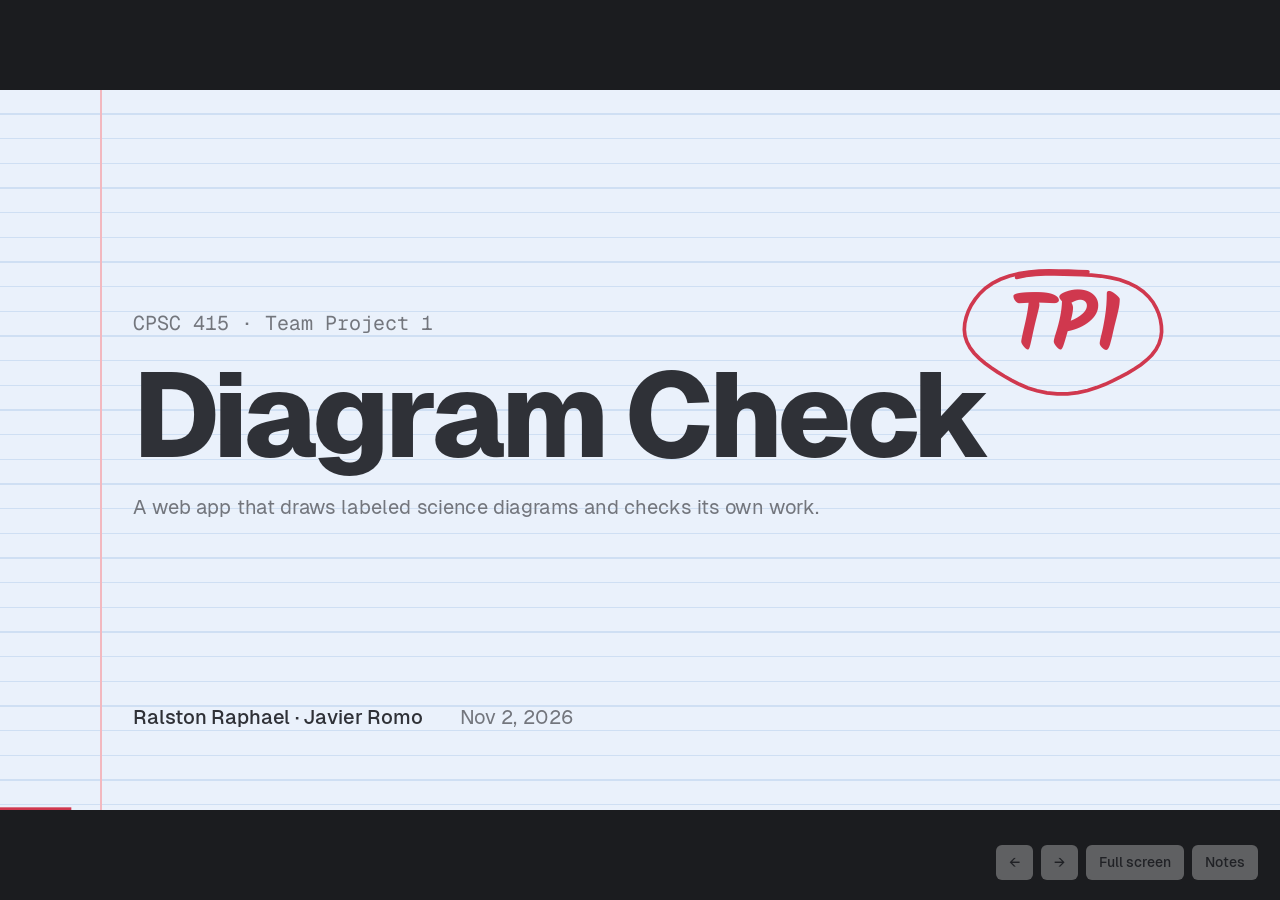
<file: slides/index.html>
<!doctype html>
<html lang="en">
<head>
<meta charset="utf-8">
<meta name="viewport" content="width=device-width, initial-scale=1">
<title>Diagram Check · TP1</title>
<style>
/* The deck borrows the app's own look: notebook cover, Geist, and a teacher's red pen (Kalam). */
@font-face{font-family:"Geist";src:url(fonts/geist-sans-latin-400-normal.woff2) format("woff2");font-weight:400}
@font-face{font-family:"Geist";src:url(fonts/geist-sans-latin-500-normal.woff2) format("woff2");font-weight:500}
@font-face{font-family:"Geist";src:url(fonts/geist-sans-latin-600-normal.woff2) format("woff2");font-weight:600}
@font-face{font-family:"Geist";src:url(fonts/geist-sans-latin-800-normal.woff2) format("woff2");font-weight:800}
@font-face{font-family:"Geist Mono";src:url(fonts/geist-mono-latin-400-normal.woff2) format("woff2");font-weight:400}
@font-face{font-family:"Kalam";src:url(fonts/kalam-latin-400-normal.woff2) format("woff2");font-weight:400}
@font-face{font-family:"Kalam";src:url(fonts/kalam-latin-700-normal.woff2) format("woff2");font-weight:700}
:root{
  --page:#fff; --ink:#2f3137; --muted:#73767d; --faint:#a2a5ab; --line:#ebebea; --hover:#f5f5f3;
  --cover:#eaf1fb; --rule:#cfdff3; --margin:#f2b8bf;
  --good:#2e8b57; --good-bg:#e9f5ee; --pen:#d0384e; --pen-bg:#fcedef; --warn:#b07a12; --warn-bg:#fbf3dc; --blue:#2f6fde;
  --sans:"Geist",system-ui,-apple-system,sans-serif; --mono:"Geist Mono",ui-monospace,Menlo,monospace; --hand:"Kalam","Comic Sans MS",cursive;
  --ease:cubic-bezier(.22,.8,.22,1);
}
*{box-sizing:border-box}
html,body{margin:0;height:100%;background:#1b1c1f;overflow:hidden}
body{font-family:var(--sans);color:var(--ink);-webkit-font-smoothing:antialiased}
#deck{width:1920px;height:1080px;position:absolute;left:50%;top:50%;transform-origin:center;background:var(--page);overflow:hidden}

/* every slide has the app's notebook cover across the top */
.slide{position:absolute;inset:0;opacity:0;visibility:hidden;transition:opacity .5s var(--ease),visibility 0s .5s}
.slide.active{opacity:1;visibility:visible;transition:opacity .5s var(--ease),visibility 0s}
.cover{position:absolute;left:0;right:0;top:0;height:150px;
  background:linear-gradient(90deg,transparent 150px,var(--margin) 150px,var(--margin) 153px,transparent 153px),
             repeating-linear-gradient(180deg,var(--cover) 0 35px,var(--rule) 35px 37px)}
.pg{position:absolute;left:62px;top:56px;font:700 44px/1 var(--hand);color:var(--pen);transform:rotate(-6deg)}
.body{position:absolute;left:200px;right:140px;top:200px;bottom:90px}
h1,h2{margin:0;font-weight:800;letter-spacing:-.025em;line-height:1.05}
h2{font-size:64px}
.sub{font-size:30px;line-height:1.45;color:var(--muted);margin:22px 0 0;max-width:1300px}
.sub b{color:var(--ink);font-weight:600}
code,.mono{font-family:var(--mono);font-size:.82em}
.hand{font-family:var(--hand);color:var(--pen)}
.in{opacity:0;transform:translateY(14px);transition:opacity .6s var(--ease),transform .7s var(--ease)}
.active .in{opacity:1;transform:none}
.active .d1{transition-delay:.1s}.active .d2{transition-delay:.2s}.active .d3{transition-delay:.3s}.active .d4{transition-delay:.4s}
.st{opacity:0;transform:translateY(14px);transition:opacity .5s var(--ease),transform .6s var(--ease)}
.st.shown{opacity:1;transform:none}

/* title: the whole slide is the notebook cover */
.s-title .cover{height:100%}
.s-title .body{top:330px}
.s-title h1{font-size:180px;letter-spacing:-.045em}
.s-title .course{font:400 30px var(--mono);color:var(--muted);margin:0 0 24px}
.s-title .names{position:absolute;left:200px;bottom:120px;font-size:30px;font-weight:500;display:flex;gap:56px}
.s-title .names span:last-child{color:var(--muted);font-weight:400}
.grade{position:absolute;right:240px;top:300px;font:700 120px/1 var(--hand);color:var(--pen);transform:rotate(-8deg)}
.grade svg{position:absolute;left:-60px;top:-50px;width:calc(100% + 120px);height:calc(100% + 100px);overflow:visible}

/* problem */
.split{display:grid;grid-template-columns:1fr 760px;gap:90px;align-items:start;margin-top:56px}
.crop{position:relative;height:640px;border:1px solid var(--line);border-radius:8px;overflow:hidden;background:#fff}
.crop .z{position:absolute;inset:0;transform-origin:55% 12%;transition:transform 1.6s var(--ease) .5s}
.active .crop .z{transform:scale(1.5)}
.crop img{width:100%;height:100%;object-fit:cover;display:block}

/* how it works */
.cols{display:grid;grid-template-columns:repeat(3,1fr);gap:64px;margin-top:80px}
.col .n{font:700 72px/1 var(--hand);color:var(--pen)}
.col h3{font-size:38px;font-weight:700;letter-spacing:-.015em;margin:18px 0 14px;line-height:1.15}
.col p{font-size:26px;line-height:1.5;color:var(--muted);margin:0}
.col p code{color:var(--ink)}

/* demo */
.s-demo h2{font-size:200px;letter-spacing:-.05em;margin-top:90px}
.s-demo .sub{font-family:var(--mono);font-size:30px}
.s-demo .aside{position:absolute;right:0;bottom:30px;font:400 36px var(--hand);color:var(--pen);transform:rotate(-3deg)}

/* screenshots with red-pen marks */
.shotarea{position:absolute;left:200px;right:140px;top:330px;bottom:70px;display:flex;align-items:flex-start}
.shot{position:relative;overflow:hidden;border:1px solid var(--line);border-radius:8px;background:#fff}
.zoomer{position:absolute;inset:0;transform-origin:0 0;transition:transform 1s var(--ease)}
.zoomer img{width:100%;height:100%;display:block}
.mark{position:absolute;pointer-events:none}
.pen{position:absolute;overflow:visible;pointer-events:none}
.pen path{fill:none;stroke:var(--pen);stroke-width:4;stroke-linecap:round;stroke-linejoin:round;opacity:0;transition:stroke-dashoffset .75s var(--ease) .05s,opacity .35s}
.note{position:absolute;font:700 38px/1.15 var(--hand);color:var(--pen);white-space:nowrap;pointer-events:none;opacity:0;transition:opacity .4s .45s, left .9s var(--ease), top .9s var(--ease);
  text-shadow:0 0 4px #fff,0 0 8px #fff,0 0 12px #fff}
.note.on{opacity:1}
.margin-note{position:absolute;right:140px;top:228px;max-width:900px;text-align:right;font:700 40px/1.2 var(--hand);color:var(--pen);transform:rotate(-2deg);margin:0;opacity:0;transition:opacity .4s .5s}
.margin-note.on{opacity:1}

/* architecture */
.archwrap{position:absolute;left:180px;top:300px;width:1280px;height:703px}
#arch{width:100%;height:100%;overflow:visible}
#arch .node{cursor:pointer;opacity:0;transition:opacity .5s var(--ease)}
#arch.built .node{opacity:1}
#arch.built .node.dim{opacity:.22}
#arch .node rect{stroke-width:1.5;transition:stroke-width .2s}
#arch .node:hover rect{stroke-width:2.5}
#arch .t1{font:600 14px var(--sans);fill:var(--ink)}
#arch .t2{font:11.5px var(--mono);fill:var(--muted)}
#arch .t3{font:11.5px var(--sans);fill:var(--muted)}
#arch .k-ai rect{fill:#eaf1fb;stroke:var(--blue)}
#arch .k-code rect{fill:var(--good-bg);stroke:var(--good)}
#arch .k-data rect{fill:var(--warn-bg);stroke:var(--warn)}
#arch .k-ui rect{fill:var(--hover);stroke:var(--ink)}
#arch .k-off rect{fill:#fff;stroke:var(--faint);stroke-dasharray:5 4}
#arch .node.picked rect{stroke:var(--pen);stroke-width:2.5}
#arch .edge{fill:none;stroke:#c9cbd0;stroke-width:2;stroke-dasharray:var(--len);stroke-dashoffset:var(--len);transition:stroke-dashoffset .9s var(--ease),stroke .3s,opacity .3s}
#arch.built .edge{stroke-dashoffset:0}
#arch .edge.on{stroke:var(--ink);stroke-width:2.5}
#arch .edge.hot{stroke:var(--pen);stroke-width:2.5}
#arch .edge.dim{opacity:.3}
#arch .flow{fill:none;stroke:var(--ink);stroke-width:2.5;stroke-dasharray:6 8;animation:flow .9s linear infinite;pointer-events:none}
#arch .flow.hotflow{stroke:var(--pen)}
@keyframes flow{to{stroke-dashoffset:-14}}
#arch .lbl{font:11px var(--sans);fill:var(--faint);opacity:0;transition:opacity .5s .5s}
#arch.built .lbl{opacity:1}
#arch .box{fill:none;stroke:#d9dade;stroke-width:1.2;stroke-dasharray:3 5}
#arch .cap{font:10.5px var(--mono);fill:var(--faint)}
#arch .loops path{fill:none;stroke:var(--pen);stroke-width:2.6;stroke-linecap:round;transition:stroke-dashoffset .7s var(--ease),opacity .35s}
#arch .anote{font:700 15px var(--hand);fill:var(--pen)}
#packet{fill:var(--pen);opacity:0}
.archside{position:absolute;left:1500px;right:110px;top:330px}
.archside .n{font:700 34px var(--hand);color:var(--pen)}
.archside .t{font-size:34px;font-weight:700;letter-spacing:-.015em;line-height:1.15;margin-top:8px}
.archside .d{font-size:23px;line-height:1.5;color:var(--muted);margin-top:14px}
.archside .d code{color:var(--ink)}
.archnav{position:absolute;left:1500px;bottom:110px;display:flex;gap:10px;z-index:4}
.archnav button{font:500 20px var(--sans);border-radius:8px;padding:12px 20px;cursor:pointer;border:1px solid var(--line);background:#fff;color:var(--ink)}
.archnav button.primary{background:var(--ink);border-color:var(--ink);color:#fff}
.archcount{position:absolute;left:1500px;bottom:76px;font:400 18px var(--mono);color:var(--faint)}
.legend{position:absolute;left:200px;top:262px;display:flex;gap:26px;font-size:18px;color:var(--muted)}
.legend i{display:inline-block;width:16px;height:16px;border-radius:4px;margin-right:8px;vertical-align:-2px;border:1.5px solid}
.drawer{position:absolute;top:0;right:0;bottom:0;width:560px;background:#fff;border-left:1px solid var(--line);padding:190px 52px 60px;transform:translateX(102%);transition:transform .5s var(--ease);z-index:6;overflow:auto}
.drawer.on{transform:none}
.drawer .x{position:absolute;right:28px;top:170px;border:0;background:none;font-size:34px;color:var(--faint);cursor:pointer}
.drawer .tag{font:400 17px var(--mono);color:var(--muted)}
.drawer h3{font-size:44px;font-weight:800;letter-spacing:-.02em;margin:8px 0 4px}
.drawer .file{font:17px var(--mono);color:var(--muted);margin:0 0 22px;word-break:break-all}
.drawer h4{font:700 26px var(--hand);color:var(--pen);margin:22px 0 4px}
.drawer p{font-size:22px;line-height:1.5;margin:0}
.drawer{width:1060px;padding:176px 56px 60px}
.drawer h3{font-size:40px;margin:4px 0 8px}
.drawer .lead2{font-size:24px;line-height:1.45;margin:0 0 18px}
.drawer .two{display:grid;grid-template-columns:1fr 1fr;gap:36px;margin-top:6px}
.drawer .two p{font-size:20px}
.drawer .code{margin:6px 0 0;padding:20px 22px;background:#f7f7f5;border:1px solid var(--line);border-radius:8px;font:15px/1.55 var(--mono);color:var(--ink);white-space:pre;overflow-x:auto}
.drawer .code .c{color:#8b8e94;font-style:italic}.drawer .code .s{color:var(--good)}.drawer .code .k{color:var(--blue)}

/* Javier: layouts with [placeholders] */
.ph{color:var(--faint);border-bottom:2px dashed #d6d7da}
.compare{position:absolute;left:200px;right:140px;top:360px;bottom:170px;display:grid;grid-template-columns:1fr 1fr;gap:48px}
.slot{margin:0;display:flex;flex-direction:column;gap:14px;min-height:0}
.slot .frame{position:relative;flex:1;min-height:0;border:1px solid var(--line);border-radius:8px;overflow:hidden;background:#fff}
.slot img{position:absolute;inset:0;width:100%;height:100%;object-fit:contain}
.slot .empty-ph{position:absolute;inset:16px;border:1.5px dashed #d6d7da;border-radius:6px;display:none;place-items:center;text-align:center;color:var(--faint);font:20px/1.6 var(--mono)}
.slot.empty img{display:none}.slot.empty .empty-ph{display:grid}
.slot figcaption{font-size:24px}
.slot figcaption .hand{font-size:30px;margin-right:12px}
.takeaway{position:absolute;left:200px;right:140px;bottom:80px;font-size:34px;font-weight:600}
.stats{position:absolute;left:200px;right:140px;top:380px;display:grid;grid-template-columns:1fr 1fr;gap:100px}
.stat{border-top:2px solid var(--ink);padding-top:30px}
.stat .big{font-size:170px;font-weight:800;letter-spacing:-.05em;line-height:1}
.stat .lab{font-size:28px;color:var(--muted);margin-top:16px}
.stat .who{font:400 21px var(--mono);color:var(--faint);margin-top:14px}

/* Javier: story 2 (critic) and the test grid */
.story{position:absolute;left:200px;right:140px;top:320px;display:grid;grid-template-columns:730px 480px;gap:90px;align-items:center}
.story .frame{flex:none;width:730px;height:500px}
.verdict{border:2px solid var(--ink);border-radius:10px;padding:34px 40px}
.verdict .vlab{font:400 22px var(--mono);color:var(--muted)}
.verdict .vbig{font-size:150px;font-weight:800;letter-spacing:-.05em;line-height:1;margin-top:14px}
.verdict .vsub{font-size:26px;color:var(--muted);margin-top:14px}
.verdict .vnote{font:700 34px/1.2 var(--hand);color:var(--pen);margin-top:26px}
.trow{position:absolute;left:200px;right:140px;display:grid;grid-template-columns:290px repeat(5,1fr) 170px;gap:24px;align-items:center}
.trow.pics{top:330px}
.trow.gpt{top:640px}.trow.mimo{top:750px}
.tcell{margin:0;display:flex;flex-direction:column;gap:10px}
.tcell .frame{position:relative;height:190px;flex:none;border:1px solid var(--line);border-radius:8px;overflow:hidden;background:#fff}
.tcell img{position:absolute;inset:0;width:100%;height:100%;object-fit:contain}
.tcell figcaption{font-size:21px;line-height:1.3;color:var(--muted);text-align:center}
.trow .who{font-size:28px;font-weight:700}
.trow .who small{display:block;font:400 18px var(--mono);color:var(--faint);margin-top:6px}
.trow .ok,.trow .no{font:700 62px/1 var(--hand);text-align:center}
.trow .ok{color:var(--ink)}.trow .no{color:var(--pen)}
.trow .score{font-size:72px;font-weight:800;letter-spacing:-.04em;text-align:right}
.trow.mimo .score{color:var(--ink)}.trow.gpt .score{color:var(--pen)}

.s-close h2{font-size:150px;letter-spacing:-.045em;margin-top:70px}
.s-close .names{font-size:30px;font-weight:500;margin-top:60px;display:flex;gap:56px}
.s-close .repo{font:400 26px var(--mono);color:var(--muted);margin-top:22px}


/* ---- grading + tradeoff slides ---- */
.rules{position:absolute;left:200px;right:140px;top:420px}
.rule{display:grid;grid-template-columns:260px 1fr;gap:36px;align-items:baseline;padding:22px 0;border-top:1px solid var(--line)}
.rule:first-child{border-top:2px solid var(--ink)}
.rule .tag{font:700 52px/1 var(--hand)}
.rule.poor .tag{color:var(--pen)}.rule.good .tag{color:var(--good)}.rule.work .tag{color:var(--warn)}
.rule .txt{font-size:30px;line-height:1.4}
.rule .code{display:block;margin-top:8px;font:20px var(--mono);color:var(--muted)}
.rule .n{font:400 20px var(--mono);color:var(--faint);margin-right:14px}
.example{position:absolute;left:200px;right:140px;bottom:90px;font-size:28px;line-height:1.5;border-left:4px solid var(--pen);padding-left:24px}
.example b{font-weight:600}
.tbl{position:absolute;left:200px;right:140px;top:340px}
.tr{display:grid;grid-template-columns:330px 1fr 1fr;gap:40px;padding:18px 0;border-top:1px solid var(--line);align-items:start}
.tr.head{border-top:2px solid var(--ink);padding:8px 0 10px}
.tr.head span{font:700 32px/1 var(--hand);color:var(--pen)}
.tr .nm{font-size:27px;font-weight:600;line-height:1.25}
.tr .nm small{display:block;font:400 18px var(--mono);color:var(--muted);margin-top:4px;font-weight:400}
.tr .up,.tr .down{font-size:24px;line-height:1.4}
.tr .down{color:var(--muted)}
.tr.sep{border-top:2px solid var(--ink)}


/* ---- chain slide ---- */
.chain{position:absolute;left:200px;right:140px;top:380px;height:330px;display:grid;grid-template-columns:repeat(6,1fr);border-top:2px solid var(--ink)}
.chain .cell{padding:28px 18px 0 0}
.chain .cell .n{font:700 52px/1 var(--hand);color:var(--pen)}
.chain .cell h3{font-size:30px;font-weight:700;margin:12px 0 10px;letter-spacing:-.01em}
.chain .cell .f{font:19px/1.5 var(--mono);color:var(--muted)}
.chain .mark{left:calc(100%/6 - 6px);top:10px;width:calc(100%/6 - 6px);height:185px}
.chainnote{position:absolute;left:200px;right:140px;bottom:90px;font-size:30px;line-height:1.45;border-left:4px solid var(--pen);padding-left:24px}

/* chrome */
#bar{position:absolute;left:0;bottom:0;height:4px;background:var(--pen);transition:width .5s var(--ease);z-index:10}
#nav{position:fixed;right:22px;bottom:20px;display:flex;gap:8px;z-index:20;opacity:.3;transition:opacity .3s}
#nav:hover{opacity:1}
#nav button{font:500 14px var(--sans);border:0;border-radius:6px;padding:9px 13px;background:#fff;color:var(--ink);cursor:pointer}
#notes{position:fixed;left:0;right:0;bottom:0;max-height:34vh;overflow:auto;background:#1b1c1f;color:#eceae6;font:20px/1.5 var(--sans);padding:18px 28px 70px;z-index:15;transform:translateY(100%);transition:transform .35s var(--ease)}
#notes.on{transform:none}
#notes b{color:#f2a0ad}
#notes .tm{float:right;color:#9b9a96;font-family:var(--mono)}
</style>
</head>
<body>
<div id="deck">

<!-- 1 -->
<section class="slide s-title" data-notes="&lt;b&gt;~10 s.&lt;/b&gt; Hi, I&#x27;m Ralston, this is Javier. Our project is Diagram Check. Don&#x27;t read the subtitle.">
  <div class="cover"></div>
  <div class="body">
    <p class="course in">CPSC 415 · Team Project 1</p>
    <h1 class="in d1">Diagram Check</h1>
    <p class="sub in d2">A web app that draws labeled science diagrams and checks its own work.</p>
  </div>
  <div class="grade in d3"><span>TP1</span><svg class="penfree" data-w="260" data-h="160"></svg></div>
  <div class="names in d3"><span>Ralston Raphael · Javier Romo</span><span>Nov 2, 2026</span></div>
</section>

<!-- 2 -->
<section class="slide" data-notes="&lt;b&gt;~20 s.&lt;/b&gt; We asked an image model for a plant cell. Look at the label on top: &lt;i&gt;cytorpaspt&lt;/i&gt;. It&#x27;s supposed to say cytoplasm. A student studying from this would learn a word that doesn&#x27;t exist.&lt;br&gt;So we built an app that draws the diagram and then checks it.">
  <div class="cover"></div><div class="pg">2</div>
  <div class="body">
    <div class="split">
      <div>
        <h2 class="in">Image models misspell labels</h2>
        <p class="sub in d1">We asked for a plant cell. Gemini labeled the cytoplasm <b>“cytorpaspt.”</b></p>
        <p class="sub in d2">A student studying from this would learn a word that doesn't exist.</p>
      </div>
      <div class="crop in d1"><div class="z"><img src="img/diagram.png" alt="Generated plant cell with a misspelled label">
        <div class="mark" data-auto="1" data-kind="ring" style="left:47.6%;top:10.8%;width:15.8%;height:4.8%"></div></div></div>
    </div>
  </div>
</section>

<!-- 3 -->
<section class="slide" data-notes="&lt;b&gt;~20 s.&lt;/b&gt; Three steps. Gemini draws the diagram. GPT-4o looks at the picture and marks every part. Then plain Python gives the grade.&lt;br&gt;Stress one thing: the model never gives the grade, it only says what it sees.">
  <div class="cover"></div><div class="pg">3</div>
  <div class="body">
    <h2 class="in">How it works</h2>
    <div class="cols">
      <div class="col in d1"><div class="n">1</div><h3>Gemini draws the diagram</h3><p><code>gemini-2.5-flash-image</code> gets the topic's exact labels and returns a PNG.</p></div>
      <div class="col in d2"><div class="n">2</div><h3>GPT-4o marks every part</h3><p>It gets the image and a checklist, not our prompt, and answers in JSON.</p></div>
      <div class="col in d3"><div class="n">3</div><h3><code>verdict.py</code> gives the grade</h3><p>Plain Python turns the marks into good, needs work, or poor.</p></div>
    </div>
  </div>
</section>

<!-- 4 -->
<section class="slide s-demo" data-notes="&lt;b&gt;~1 min 30 s, live.&lt;/b&gt; Switch to the browser, localhost:8000. Plant cell, Generate.&lt;br&gt;While it loads (10 to 15 s): drawing, stamping it AI-generated, then sending just the picture to the second model.&lt;br&gt;Read the grade first. Point at one misspelled label and its red row. Point at &#x27;Verdict computed from the marks below, not by the AI.&#x27;&lt;br&gt;Demo worked: press &lt;b&gt;A&lt;/b&gt; to skip the backup slides to the grading slide. Demo failed: press → and use the screenshots.">
  <div class="cover"></div><div class="pg">4</div>
  <div class="body">
    <h2 class="in">Demo</h2>
    <p class="sub in d1">localhost:8000 · plant cell</p>
    <p class="aside in d2">screenshots on the next slides, just in case</p>
  </div>
</section>

<!-- 5 -->
<section class="slide" data-shot="home" data-notes="&lt;b&gt;Backup, only if the demo failed (~30 s).&lt;/b&gt; Click 1: two different models, one draws and one checks. Click 2: five topics. Click 3: one button, 10 to 15 s.">
  <div class="cover"></div><div class="pg">5</div>
  <div class="body"><h2 class="in">Home page</h2></div>
  <p class="margin-note"></p><div class="shotarea in d1"><div class="shot"><div class="zoomer"><img src="img/home.png" alt="App home page"></div></div></div>
</section>

<!-- 6 -->
<section class="slide" data-shot="result" data-notes="&lt;b&gt;Backup (~45 s).&lt;/b&gt; Click 1: the grade. Click 2: computed in verdict.py, not by the AI. Click 3: the three misspelled labels it caught. Click 4: it missed one, the &#x27;nucleus&#x27; label points at the cytoplasm; Javier covers when the checker gets it wrong. Click 5: stamped AI-generated.">
  <div class="cover"></div><div class="pg">6</div>
  <div class="body"><h2 class="in">Result for plant cell</h2></div>
  <p class="margin-note"></p><div class="shotarea in d1"><div class="shot"><div class="zoomer"><img src="img/result.png" alt="Result with verdict, diagram and checklist"></div></div></div>
</section>

<!-- 7 -->
<section class="slide" data-shot="checklist" data-notes="&lt;b&gt;Backup (~20 s).&lt;/b&gt; Click 1: three parts marked mislabeled, with what the model read. Click 2: the exact misspellings it read off the image.">
  <div class="cover"></div><div class="pg">7</div>
  <div class="body"><h2 class="in">Checklist</h2></div>
  <p class="margin-note"></p><div class="shotarea in d1"><div class="shot"><div class="zoomer"><img src="img/checklist.png" alt="Checklist with three mislabeled parts"></div></div></div>
</section>

<!-- grading -->
<section class="slide" data-steps="5" data-jump="1" data-notes="&lt;b&gt;~1 min 15 s.&lt;/b&gt; Click 0: GPT-4o only says, for each part, present, missing, mislabeled, or unclear. verdict.py turns that into a grade, checked top to bottom, first match wins.&lt;br&gt;Click 1, poor: a part that shouldn&#x27;t be there is drawn, or half or more of the parts are missing or mislabeled. Click 2, good: everything present, every arrangement rule ok, no misspelled labels. Click 3, needs work: everything else.&lt;br&gt;Click 4, the example you just saw: 7 parts, 3 mislabeled. 2 times 3 is 6, less than 7, so not poor. Not all present, so not good. Needs work. One more bad part and it flips to poor.&lt;br&gt;The &#x27;4 of 7 parts correct&#x27; on the page is just the count of parts marked present.">
  <div class="cover"></div><div class="pg">0</div>
  <div class="body">
    <h2 class="in">How the grade is calculated</h2>
    <p class="sub in d1">GPT-4o only marks each part: present, missing, mislabeled, or unclear. <code>verdict.py</code> turns the marks into a grade, checking in this order.</p>
  </div>
  <div class="rules">
    <div class="rule poor st" data-step="1"><div class="tag">poor</div><div class="txt"><span class="n">1</span>A part that should not be there is drawn, or half or more of the parts are missing or mislabeled.<span class="code">forbidden_found or 2 * bad &gt;= len(required_parts)</span></div></div>
    <div class="rule good st" data-step="2"><div class="tag">good</div><div class="txt"><span class="n">2</span>Every part present, every arrangement rule ok, no misspelled labels.</div></div>
    <div class="rule work st" data-step="3"><div class="tag">needs work</div><div class="txt"><span class="n">3</span>Anything else.</div></div>
  </div>
  <p class="example st" data-step="4"><b>Our plant cell:</b> 7 parts, 3 mislabeled. 2 × 3 = 6, which is less than 7, so not poor. Not every part is present, so not good. Grade: needs work. A fourth bad part would make it poor (8 ≥ 7).</p>
</section>

<!-- 8 -->
<section class="slide" data-arch="1" data-notes="&lt;b&gt;~1 min 30 s.&lt;/b&gt; Click Next to walk one request through. Click any box to open its code. Esc closes.&lt;br&gt;Overview (10 s): blue boxes are model calls, green is our Python. Two model calls, everything else is our code.&lt;br&gt;Steps (about 5 s each, one fact): Draw, one call, about 4 cents, no retry. Check, the image and the checklist, not the prompt. Validate, bad JSON gets one retry. Grade, no model, just counting.&lt;br&gt;Key idea 1 (20 s): if GPT-4o saw what we asked for, it could pass a diagram because the request was right, not because the drawing is. Key idea 2 (20 s): the grade comes from a small function we can test with no API key.&lt;br&gt;Short on time: click through the steps without talking and say only the two key ideas.">
  <div class="cover"></div><div class="pg">8</div>
  <div class="body"><h2 class="in">Architecture</h2></div>
  <div class="legend in d1">
    <span><i style="background:#eaf1fb;border-color:var(--blue)"></i>model call</span>
    <span><i style="background:var(--good-bg);border-color:var(--good)"></i>our Python</span>
    <span><i style="background:var(--warn-bg);border-color:var(--warn)"></i>data</span>
    <span><i style="background:var(--hover);border-color:var(--ink)"></i>browser</span>
    <span><i style="background:#fff;border-color:var(--faint);border-style:dashed"></i>not wired in</span>
  </div>
  <div class="archwrap">
    <svg id="arch" viewBox="0 0 1020 560" role="img" aria-label="Architecture diagram">
      <defs><marker id="ah" viewBox="0 0 10 10" refX="9" refY="5" markerWidth="7" markerHeight="7" orient="auto-start-reverse"><path d="M0 0L10 5L0 10z" fill="context-stroke"/></marker></defs>
      <rect class="box" x="185" y="48" width="560" height="470" rx="12"/>
      <text class="cap" x="200" y="68">app/main.py (FastAPI)</text>
      <path class="edge" id="e_req"  d="M150 242 H203" marker-end="url(#ah)"/>
      <path class="edge" id="e_pg"   d="M335 242 H383" marker-end="url(#ah)"/>
      <path class="edge" id="e_gimg" d="M450 210 V175 H798" marker-end="url(#ah)"/>
      <path class="edge" id="e_gs"   d="M515 242 H563" marker-end="url(#ah)"/>
      <path class="edge" id="e_sc"   d="M630 274 V338" marker-end="url(#ah)"/>
      <path class="edge" id="e_cm"   d="M695 372 H798" marker-end="url(#ah)"/>
      <path class="edge" id="e_cv"   d="M565 372 H517" marker-end="url(#ah)"/>
      <path class="edge" id="e_vv"   d="M385 372 H337" marker-end="url(#ah)"/>
      <path class="edge" id="e_resp" d="M205 372 H152" marker-end="url(#ah)"/>
      <g id="flows"></g>
      <text class="lbl" x="153" y="232">topic</text>
      <text class="lbl" x="338" y="232">prompt</text>
      <text class="lbl" x="640" y="166">prompt</text>
      <text class="lbl" x="470" y="166">PNG</text>
      <text class="lbl" x="519" y="232">PNG</text>
      <text class="lbl" x="640" y="312">stamped PNG</text>
      <text class="lbl" x="704" y="362">image + checklist</text>
      <text class="lbl" x="706" y="392">JSON</text>
      <text class="lbl" x="519" y="362">JSON</text>
      <text class="lbl" x="340" y="362">marks</text>
      <text class="lbl" x="156" y="392">result</text>

      <g class="node k-ui" id="n_browser"><rect x="20" y="210" width="130" height="190" rx="8"/><text class="t1" x="85" y="296" text-anchor="middle">Web page</text><text class="t2" x="85" y="318" text-anchor="middle">static/</text></g>
      <g class="node k-data" id="n_catalog"><rect x="205" y="85" width="520" height="55" rx="8"/><text class="t1" x="225" y="108">Topic catalog</text><text class="t3" x="225" y="127">labels to draw, parts to check, rules</text><text class="t2" x="705" y="108" text-anchor="end">topics.json</text></g>
      <g class="node k-code" id="n_pb"><rect x="205" y="210" width="130" height="64" rx="8"/><text class="t1" x="270" y="237" text-anchor="middle">Prompt builder</text><text class="t2" x="270" y="258" text-anchor="middle">prompt_builder.py</text></g>
      <g class="node k-code" id="n_gen"><rect x="385" y="210" width="130" height="64" rx="8"/><text class="t1" x="450" y="237" text-anchor="middle">Generator</text><text class="t2" x="450" y="258" text-anchor="middle">generator.py</text></g>
      <g class="node k-code" id="n_stamp"><rect x="565" y="210" width="130" height="64" rx="8"/><text class="t1" x="630" y="237" text-anchor="middle">Stamp</text><text class="t2" x="630" y="258" text-anchor="middle">stamp.py</text></g>
      <g class="node k-code" id="n_critic"><rect x="565" y="340" width="130" height="64" rx="8"/><text class="t1" x="630" y="367" text-anchor="middle">Critic</text><text class="t2" x="630" y="388" text-anchor="middle">critic.py</text></g>
      <g class="node k-code" id="n_val"><rect x="385" y="340" width="130" height="64" rx="8"/><text class="t1" x="450" y="367" text-anchor="middle">Validator</text><text class="t2" x="450" y="388" text-anchor="middle">validator.py</text></g>
      <g class="node k-code" id="n_verdict"><rect x="205" y="340" width="130" height="64" rx="8"/><text class="t1" x="270" y="367" text-anchor="middle">Verdict</text><text class="t2" x="270" y="388" text-anchor="middle">verdict.py</text></g>
      <g class="node k-code" id="n_client"><rect x="205" y="445" width="520" height="52" rx="8"/><text class="t1" x="225" y="468">OpenRouter client</text><text class="t3" x="225" y="486">every model call goes through here and is logged to runs.jsonl</text><text class="t2" x="705" y="468" text-anchor="end">openrouter.py</text></g>
      <g class="node k-ai" id="n_imgmodel"><rect x="800" y="140" width="200" height="70" rx="8"/><text class="t1" x="900" y="170" text-anchor="middle">Gemini</text><text class="t2" x="900" y="191" text-anchor="middle">gemini-2.5-flash-image</text></g>
      <g class="node k-ai" id="n_critmodel"><rect x="800" y="340" width="200" height="64" rx="8"/><text class="t1" x="900" y="367" text-anchor="middle">GPT-4o</text><text class="t2" x="900" y="388" text-anchor="middle">openai/gpt-4o</text></g>
      <g class="node k-off" id="n_checker"><rect x="20" y="445" width="150" height="64" rx="8"/><text class="t1" x="95" y="472" text-anchor="middle">checker.py</text><text class="t3" x="95" y="490" text-anchor="middle">Week 6, not wired in</text></g>
      <g class="loops" id="loops"></g>
      <circle id="packet" r="7"/>
    </svg>
  </div>
  <div class="archside"><div class="n" id="ac-n"></div><div class="t" id="ac-t"></div><div class="d" id="ac-d"></div></div>
  <div class="archnav"><button id="ab-back">← Back</button><button id="ab-next" class="primary">Next →</button></div>
  <div class="archcount" id="ac-c"></div>
  <aside class="drawer" id="drawer"><button class="x" id="dx" aria-label="Close">×</button><div id="dbody"></div></aside>
</section>

<!-- chain -->
<section class="slide" data-steps="3" data-notes="&lt;b&gt;~30 s.&lt;/b&gt; We built this with a chain of files. First an intent says what the app should do. The spec picks a language and a model for each part. The plan lists the steps. Then tests, reviewed pull requests, and our notes.&lt;br&gt;Click 1: the spec is the one to know. It&#x27;s where we wrote the rules for the eval before running it.&lt;br&gt;Click 2: the rule for switching the critic to the cheaper model was written first, the eval met it, and the code still hasn&#x27;t changed because a model change needs a new intent first.">
  <div class="cover"></div><div class="pg">0</div>
  <div class="body">
    <h2 class="in">How we built it</h2>
    <p class="sub in d1">Each stage leaves one file, and each file comes from the one before it.</p>
  </div>
  <div class="chain in d2">
    <div class="cell"><div class="n">1</div><h3>Intent</h3><div class="f">intent/<br>generation-loop.md</div></div>
    <div class="cell"><div class="n">2</div><h3>Spec</h3><div class="f">spec.md</div></div>
    <div class="cell"><div class="n">3</div><h3>Plan</h3><div class="f">plan.md</div></div>
    <div class="cell"><div class="n">4</div><h3>Tests</h3><div class="f">tests/<br>168 tests</div></div>
    <div class="cell"><div class="n">5</div><h3>Review</h3><div class="f">pull requests<br>REVIEW.md</div></div>
    <div class="cell"><div class="n">6</div><h3>Notes</h3><div class="f">CLAUDE.md<br>ANNOTATION.md</div></div>
    <div class="mark" data-step="1" data-kind="box"></div>
  </div>
  <p class="chainnote st" data-step="2">The spec wrote the rule for switching the critic before we ran the eval. The eval met it. The switch still waits for a new intent, so the code hasn't changed.</p>
</section>

<!-- models -->
<section class="slide" data-steps="2" data-notes="&lt;b&gt;~1 min.&lt;/b&gt; Click 1, drawing: Flash is about 4 cents and 6 seconds but misspells labels. We tested Pro, which spells much better but costs about 14 cents and 20 seconds, and would put a semester at about $35 against our $25 budget. So we ship Flash.&lt;br&gt;Click 2, checking: GPT-4o gives reliable JSON, about 6 seconds, under a cent. We also tested mimo, which caught every planted mistake at about 1/15 the cost, but it writes long hidden reasoning so its speed varies. Javier shows the test results next. Don&#x27;t repeat his numbers.">
  <div class="cover"></div><div class="pg">0</div>
  <div class="body"><h2 class="in">Models: what we got and what it cost</h2></div>
  <div class="tbl">
    <div class="tr head"><span>model</span><span>upside</span><span>tradeoff</span></div>
    <div class="tr st" data-step="0"><div class="nm">Gemini 2.5 Flash Image<small>draws · what we ship</small></div><div class="up">About $0.04 and 6 seconds per image.</div><div class="down">Misspells labels.</div></div>
    <div class="tr st" data-step="0"><div class="nm">Gemini 3 Pro Image<small>draws · tested</small></div><div class="up">Far fewer misspellings.</div><div class="down">About $0.14 and 20 seconds. A semester of use would cost about $35 against our $25 budget.</div></div>
    <div class="tr st sep" data-step="1"><div class="nm">GPT-4o<small>checks · what we ship</small></div><div class="up">Reliable JSON. About 6 seconds and under a cent per check.</div><div class="down">Missed mistakes we planted. Javier shows this.</div></div>
    <div class="tr st" data-step="1"><div class="nm">mimo-v2.6-flash<small>checks · tested</small></div><div class="up">Caught every planted mistake at about 1/15 the cost.</div><div class="down">Writes long hidden reasoning, so its speed varies.</div></div>
  </div>
</section>

<!-- design choices -->
<section class="slide" data-steps="2" data-notes="&lt;b&gt;~45 s.&lt;/b&gt; Click 1: our code gives the grade, same answer every time, tested with no key, but it&#x27;s only as good as the marks and the &#x27;half&#x27; cutoff is our judgment. The critic never sees the prompt, so it judges the picture, but it only grades the listed parts.&lt;br&gt;Click 2: topics live in a JSON file, so we can change a checklist without code, but a wrong checklist gives wrong grades with no error.">
  <div class="cover"></div><div class="pg">0</div>
  <div class="body"><h2 class="in">Design choices: upside and tradeoff</h2></div>
  <div class="tbl">
    <div class="tr head"><span>choice</span><span>upside</span><span>tradeoff</span></div>
    <div class="tr st" data-step="0"><div class="nm">Our code gives the grade</div><div class="up">Same answer every time. Tested with no API key.</div><div class="down">Only as good as the marks it gets. The “half” cutoff is our own call.</div></div>
    <div class="tr st" data-step="0"><div class="nm">The critic never sees the prompt</div><div class="up">It judges the picture, not what we asked for.</div><div class="down">It grades only the parts on the checklist.</div></div>
    <div class="tr st" data-step="1"><div class="nm">Topics live in a JSON file</div><div class="up">Change a checklist without touching code. It is validated at startup.</div><div class="down">A wrong checklist gives wrong grades with no error. Only 5 topics.</div></div>
          </div>
</section>

<!-- 9 -->
<section class="slide" data-notes="&lt;b&gt;~5 s.&lt;/b&gt; That&#x27;s how it works when it works. Javier will show what went wrong along the way.">
  <div class="cover"></div><div class="pg">9</div>
  <div class="body">
    <h2 class="in" style="font-size:110px;margin-top:120px">What went wrong</h2>
    <p class="sub in d1">Javier</p>
  </div>
</section>

<!-- ============ JAVIER'S SLIDES: layout only, content goes in the [brackets] ============
     - Replace bracketed text and remove class="ph" from it.
     - Images: save as slides/img/javier-1.png, javier-2.png and they load automatically.
     - Clicks: data-steps="N" on <section> = number of clicks; data-step="k" on an element shows it on click k (0 = on arrival).
     - Red-pen circle on an image, inside a .frame:
         <div class="mark" data-step="2" data-kind="ring" style="left:40%;top:30%;width:20%;height:10%"></div>
       data-kind="box" draws a box instead. Positions are % of the frame.
-->

<!-- 10 -->
<section class="slide" data-steps="4" data-notes="Thanks, Ralston. Everything you just saw works, but two things went wrong, and both come down to one problem: you cannot trust an AI's output just because it looks good. Our first image model was the cheap one, Gemini Flash. The pictures look great, but out of 15 runs, 9 had misspelled labels and only 2 had every label in the right place. <b>Click:</b> look here: CELL MEMRANE, pointing at the nucleus. CHORCOPOPT. A student would learn something false. <b>Click:</b> the better model, Gemini Pro, fixed almost all of it. <b>Click:</b> but it costs about 3.5 times as much, about $35 for the semester against our $25 budget. So we did not switch quietly. It is a decision for a new intent.">
  <div class="cover"></div><div class="pg">10</div>
  <div class="body"><h2 class="in">The artist couldn't spell</h2></div>
  <div class="compare">
    <figure class="slot st" data-step="0"><div class="frame"><img src="img/javier-1.png" alt="" onerror="this.closest('.slot').classList.add('empty')"><div class="empty-ph">[image]<br>slides/img/javier-1.png</div>
        <div class="mark" data-step="1" data-kind="ring" style="left:61.8%;top:4.7%;width:17.4%;height:7.6%"></div>
        <div class="mark" data-step="1" data-kind="ring" style="left:14.4%;top:67.2%;width:16.3%;height:7.6%"></div></div>
      <figcaption><span class="hand">before</span>Gemini Flash: 9 of 15 runs misspelled a label</figcaption></figure>
    <figure class="slot st" data-step="2"><div class="frame"><img src="img/javier-2.png" alt="" onerror="this.closest('.slot').classList.add('empty')"><div class="empty-ph">[image]<br>slides/img/javier-2.png</div></div>
      <figcaption><span class="hand">after</span>Gemini Pro: 1 of 15</figcaption></figure>
  </div>
  <p class="takeaway st" data-step="3">Pro costs 3.5&times; and breaks our $25 budget, so it goes to a new intent, not a quiet switch.</p>
</section>

<!-- 11 -->
<section class="slide" data-steps="4" data-notes="(Short on time? Show the picture, say GPT-4o called it good, and go to the next slide.) The second problem is scarier. This is a real picture from our first run. <b>Click:</b> the wire label points into the battery, and battery points at nothing. <b>Click:</b> we gave it to our critic, GPT-4o. It said good: every part present. <b>Click:</b> it looked right, so it passed. So we needed a test where we already know the answer.">
  <div class="cover"></div><div class="pg">11</div>
  <div class="body"><h2 class="in">The critic got fooled</h2></div>
  <div class="story">
    <figure class="slot st" data-step="0"><div class="frame"><img src="img/javier-circuit.png" alt="Circuit from our first run">
        <div class="mark" data-step="1" data-kind="ring" style="left:15%;top:47%;width:22%;height:13%"></div>
        <div class="mark" data-step="1" data-kind="ring" style="left:5%;top:8%;width:18%;height:11%"></div></div>
      <figcaption><span class="hand">our first run</span>&ldquo;wire&rdquo; points into the battery</figcaption></figure>
    <div class="verdict st" data-step="2"><div class="vlab">GPT-4o&rsquo;s verdict</div><div class="vbig">good</div><div class="vsub">every part present</div><div class="vnote">wrong</div></div>
  </div>
  <p class="takeaway st" data-step="3">It looked right, so it passed. We needed a test where we know the answer.</p>
</section>

<!-- 12 -->
<section class="slide" data-steps="4" data-notes="We made 5 broken pictures, one per topic, each with one mistake we planted on purpose, and I checked the answer key against them myself. Each picture went to the critic three times, and the results were the same every time. <b>Click:</b> GPT-4o caught 3 of the 5. It missed the circuit again, and the flower, where two labels were swapped. <b>Click:</b> a much cheaper model, MiMo, caught all 5, with no false alarms on the good pictures, at about a fifteenth of the price. <b>Click:</b> both misses were a label pointing at the wrong part: GPT-4o reads the words but does not follow the line. To be fair, we picked the circuit because GPT-4o had already missed it, but the flower was new and it missed that too.">
  <div class="cover"></div><div class="pg">12</div>
  <div class="body"><h2 class="in">So we built a test</h2></div>
  <div class="trow pics st" data-step="0">
    <div class="who">5 planted mistakes<small>each shown 3 times</small></div>
    <figure class="tcell"><div class="frame"><img src="img/javier-t-plant-cell.png" alt=""></div><figcaption>vacuole missing</figcaption></figure>
    <figure class="tcell"><div class="frame"><img src="img/javier-t-animal-cell.png" alt=""></div><figcaption>chloroplast in an animal cell</figcaption></figure>
    <figure class="tcell"><div class="frame"><img src="img/javier-t-water-cycle.png" alt=""></div><figcaption>&ldquo;evaparashun&rdquo;</figcaption></figure>
    <figure class="tcell"><div class="frame"><img src="img/javier-t-simple-circuit.png" alt=""></div><figcaption>&ldquo;wire&rdquo; points into the battery</figcaption></figure>
    <figure class="tcell"><div class="frame"><img src="img/javier-t-flower.png" alt=""></div><figcaption>anther and stigma swapped</figcaption></figure>
    <div></div>
  </div>
  <div class="trow gpt st" data-step="1"><div class="who">GPT-4o<small>openai/gpt-4o &middot; $0.20</small></div><div class="ok">&#10003;</div><div class="ok">&#10003;</div><div class="ok">&#10003;</div><div class="no">&#10007;</div><div class="no">&#10007;</div><div class="score">3/5</div></div>
  <div class="trow mimo st" data-step="2"><div class="who">MiMo<small>xiaomi/mimo-v2.6-flash &middot; $0.013</small></div><div class="ok">&#10003;</div><div class="ok">&#10003;</div><div class="ok">&#10003;</div><div class="ok">&#10003;</div><div class="ok">&#10003;</div><div class="score">5/5</div></div>
  <p class="takeaway st" data-step="3">Both misses: a label pointing at the wrong part. An AI checking an AI needs a test with known answers.</p>
</section>

<!-- 13 -->
<section class="slide" data-steps="3" data-notes="Three things, in order. One: switch the critic to the cheaper model that won. We have not changed the code yet on purpose: the intent changes first, then the code. <b>Click:</b> two: our checklist wants plus and minus on the battery, but our prompt never asked for them, so a correct-looking circuit could fail. That is a one-line prompt fix. <b>Click:</b> three: clean labels versus going over budget is a team decision. So far we have spent about six dollars on the key, and one run costs about five cents.">
  <div class="cover"></div><div class="pg">13</div>
  <div class="body">
    <h2 class="in">Next</h2>
    <div class="cols">
      <div class="col st" data-step="0"><div class="n">1</div><h3>Switch the critic</h3><p>To the cheaper model that won, through a new intent first.</p></div>
      <div class="col st" data-step="1"><div class="n">2</div><h3>Fix the circuit prompt</h3><p>Ask for + and &minus; on the battery, so the prompt matches the checklist.</p></div>
      <div class="col st" data-step="2"><div class="n">3</div><h3>Decide on Pro</h3><p>Clean labels or the $25 budget: a team decision.</p></div>
    </div>
  </div>
</section>

<!-- 14 -->
<section class="slide s-close" data-notes="In one sentence: the AI draws, a second AI looks, and our code decides the grade. Thank you. Questions? (Open the peer notes form.)">
  <div class="cover"></div><div class="pg">14</div>
  <div class="body">
    <h2 class="in">Questions</h2>
    <p class="sub in d1">The AI draws, a second AI looks, our code decides.</p>
    <div class="names in d2"><span>Ralston Raphael</span><span>Javier Romo</span></div>
    <p class="repo in d2">github.com/javieromolopez/TP1</p>
  </div>
</section>

<div id="bar"></div>
</div>
<div id="nav"><button id="prevb">←</button><button id="nextb">→</button><button id="fsb">Full screen</button><button id="notesb">Notes</button></div>
<div id="notes"><span class="tm" id="timer">0:00</span><div id="notestext"></div></div>

<script>
const BOXES = {"home": {"w": 1280, "h": 450, "marks": {"props": [0.1094, 0.2171, 0.7812, 0.2089], "topics": [0.1094, 0.6896, 0.5285, 0.0889], "generate": [0.1094, 0.8185, 0.1281, 0.0889], "title": [0.1094, 0.0978, 0.7812, 0.0971]}}, "loading": {"w": 1280, "h": 760, "marks": {"loading": [0.1094, 0.3421, 0.7812, 0.6289], "generate": [0.1094, 0.2132, 0.1281, 0.0526]}}, "result": {"w": 1280, "h": 667, "marks": {"verdict": [0.1094, 0.036, 0.7812, 0.1109], "subtext": [0.275, 0.0975, 0.2508, 0.03], "diagram": [0.1195, 0.1949, 0.3531, 0.6777], "caption": [0.1227, 0.8876, 0.3469, 0.0285]}}, "checklist": {"w": 542, "h": 696, "marks": {"row2": [0.0756, 0.2615, 0.8487, 0.0618], "row4": [0.0756, 0.3865, 0.8487, 0.0618], "row6": [0.0756, 0.5101, 0.8487, 0.0618], "texts": [0.0756, 0.8434, 0.8487, 0.1279]}}, "narrative": {"w": 542, "h": 158, "marks": {"quote": [0.0756, 0.1266, 0.8487, 0.7468]}}};

/* ---------- red pen ---------- */
// A loop the way a hand draws it: slightly wobbly, not closed, ends past the start.
function rnd(seed){ let x = Math.sin(seed) * 10000; return x - Math.floor(x); }
function loopPath(w, h, seed){
  const cx = w/2, cy = h/2, rx = w/2, ry = h/2, a0 = -2.2 + rnd(seed)*0.6, turns = 1.12, n = 70, pts = [];
  for (let i = 0; i <= n; i++){
    const t = i/n, a = a0 + t * turns * Math.PI * 2, grow = 1 + 0.06*t;
    const wob = 1 + 0.035*Math.sin(3*a + seed) + 0.02*Math.sin(5*a + seed*2);
    pts.push([cx + Math.cos(a)*rx*grow*wob, cy + Math.sin(a)*ry*grow*wob]);
  }
  return 'M' + pts.map(p => p[0].toFixed(1)+' '+p[1].toFixed(1)).join(' L');
}
function boxPath(w, h, seed){
  const j = k => (rnd(seed+k)-.5)*6;
  return `M${-4+j(1)} ${2+j(2)} L${w+6+j(3)} ${-2+j(4)} L${w+3+j(5)} ${h+3+j(6)} L${-3+j(7)} ${h+1+j(8)} L${-1+j(9)} ${-6+j(10)}`;
}
let seedN = 1;
function penSVG(w, h, kind){
  const pad = kind === 'ring' ? Math.max(14, h*.35) : 4, W = w + pad*2, H = h + pad*2;
  const svg = document.createElementNS('http://www.w3.org/2000/svg','svg');
  svg.setAttribute('class','pen'); svg.setAttribute('width',W); svg.setAttribute('height',H);
  svg.setAttribute('viewBox',`${-pad} ${-pad} ${W} ${H}`);
  svg.style.left = (-pad)+'px'; svg.style.top = (-pad)+'px';
  const p = document.createElementNS('http://www.w3.org/2000/svg','path');
  const rw = kind === 'ring' ? w + pad*0.9 : w, rh = kind === 'ring' ? h + pad*0.9 : h;
  p.setAttribute('d', kind === 'ring' ? loopPath(rw, rh, seedN++) : boxPath(w, h, seedN++));
  if (kind === 'ring') p.setAttribute('transform', `translate(${-(rw-w)/2} ${-(rh-h)/2})`);
  svg.appendChild(p);
  return svg;
}
function drawMark(el){
  if (el.dataset.drawn) return;
  const w = el.offsetWidth, h = el.offsetHeight; if (!w || !h) return;
  const svg = penSVG(w, h, el.dataset.kind || 'ring'); el.appendChild(svg);
  const p = svg.querySelector('path'), L = p.getTotalLength();
  p.style.strokeDasharray = L; p.style.strokeDashoffset = L; el.dataset.drawn = 1;
}
function penOn(el, on){
  drawMark(el); const p = el.querySelector('path'); if (!p) return; const L = p.getTotalLength();
  if (on){
    if (p.dataset.state === 'on') return;           // already drawn: leave it alone
    p.dataset.state = 'on'; clearTimeout(p._t);
    p.style.transition = 'none'; p.style.opacity = 1; p.style.strokeDashoffset = L; p.getBoundingClientRect();
    p.style.transition = ''; p.style.strokeDashoffset = 0;
  } else {
    if (p.dataset.state !== 'on') return;
    p.dataset.state = 'off'; p.style.opacity = 0;   // fade out, never rewind the stroke
    p._t = setTimeout(() => { p.style.transition = 'none'; p.style.strokeDashoffset = L; }, 450);
  }
}

/* ---------- screenshot slides ---------- */
const MARKS = {
  home: {
    props:   {b:[0.103, 0.205, 0.31, 0.232], k:'box'},
    topics:  {b: BOXES.home.marks.topics, k:'box'},
    generate:{b: BOXES.home.marks.generate, k:'ring'},
  },
  result: {
    verdict: {b:[0.118, 0.045, 0.19, 0.095], k:'ring'},
    subtext: {b: BOXES.result.marks.subtext, k:'box'},
    l1: {b:[0.287, 0.306, 0.058, 0.036], k:'ring'},
    l2: {b:[0.417, 0.512, 0.056, 0.036], k:'ring'},
    l3: {b:[0.387, 0.711, 0.073, 0.038], k:'ring'},
    missed: {b:[0.148, 0.709, 0.042, 0.035], k:'ring'},
    caption: {b:[0.12, 0.888, 0.105, 0.03], k:'box'},
  },
  checklist: {
    row2: {b: BOXES.checklist.marks.row2, k:'box'},
    row4: {b: BOXES.checklist.marks.row4, k:'box'},
    row6: {b: BOXES.checklist.marks.row6, k:'box'},
    texts:{b: BOXES.checklist.marks.texts, k:'box'},
  },
};
const FRAGS = {
  home: [
    {marks:[]},
    {marks:['props'], focus:'props', say:'two different models'},
    {marks:['props','topics'], focus:'topics', say:'5 topics'},
    {marks:['props','topics','generate'], focus:'generate', say:'draws, then checks (10–15 s)'},
  ],
  result: [
    {marks:[]},
    {marks:['verdict'], focus:'verdict', say:'4 of 7 correct'},
    {marks:['verdict','subtext'], focus:'subtext', say:'computed in verdict.py'},
    {marks:['l1','l2','l3'], focus:['l1','l3'], zoom:2, out:1, say:'caught: three misspelled labels'},
    {marks:['l1','l2','l3','missed'], focus:'missed', zoom:2, out:1, say:'missed: this “nucleus” points at cytoplasm'},
    {marks:['caption'], focus:'caption', say:'stamped as AI-generated'},
  ],
  checklist: [
    {marks:[]},
    {marks:['row2','row4','row6'], focus:['row2','row6'], out:1, say:'3 parts mislabeled, with what it read'},
    {marks:['row2','row4','row6','texts'], focus:'texts', out:1, say:'and the spelling it read off the image'},
  ],
};
function fitShot(slide){
  const key = slide.dataset.shot, shot = slide.querySelector('.shot');
  const ar = BOXES[key].w / BOXES[key].h, W = 1580, H = 670;
  let w = W, h = W/ar; if (h > H){ h = H; w = H*ar; }
  shot.style.width = w+'px'; shot.style.height = h+'px'; return [w, h];
}
function buildShot(slide){
  const key = slide.dataset.shot, z = slide.querySelector('.zoomer');
  fitShot(slide);
  for (const [id, m] of Object.entries(MARKS[key])){
    const d = document.createElement('div'); d.className = 'mark'; d.dataset.id = id; d.dataset.kind = m.k;
    const [x,y,w,h] = m.b; Object.assign(d.style, {left:x*100+'%', top:y*100+'%', width:w*100+'%', height:h*100+'%'});
    z.appendChild(d);
  }
  const n = document.createElement('div'); n.className = 'note'; slide.querySelector('.shot').appendChild(n);
}
function union(key, ids){
  ids = [].concat(ids); let x1=1,y1=1,x2=0,y2=0;
  for (const id of ids){ const [x,y,w,h] = MARKS[key][id].b; x1=Math.min(x1,x); y1=Math.min(y1,y); x2=Math.max(x2,x+w); y2=Math.max(y2,y+h); }
  return [x1,y1,x2-x1,y2-y1];
}
function showShot(slide, i){
  const key = slide.dataset.shot, f = FRAGS[key][i], [W,H] = fitShot(slide);
  let s = f.zoom || 1, tx = 0, ty = 0;
  if (f.focus && s > 1){
    const [x,y,w,h] = union(key, f.focus), cx = (x+w/2)*W, cy = (y+h/2)*H;
    tx = Math.min(0, Math.max(W - W*s, W/2 - cx*s)); ty = Math.min(0, Math.max(H - H*s, H/2 - cy*s));
  }
  slide.querySelector('.zoomer').style.transform = `translate(${tx}px,${ty}px) scale(${s})`;
  slide.querySelectorAll('.mark').forEach(m => penOn(m, f.marks.includes(m.dataset.id)));
  const note = slide.querySelector('.note'), mn = slide.querySelector('.margin-note');
  mn.classList.toggle('on', !!f.out); if (f.out) mn.textContent = f.say;
  if (f.focus && f.say && !f.out){
    note.textContent = f.say;
    const [x,y,w,h] = union(key, f.focus), X1 = x*W*s+tx, Y1 = y*H*s+ty, X2 = X1 + w*W*s, Y2 = Y1 + h*H*s;
    const nw = note.offsetWidth || f.say.length*17, gap = 34;
    let left = X2 + gap, top = (Y1+Y2)/2 - 24;
    if (left + nw > W - 10){ left = X1 - gap - nw; }
    if (left < 10){ left = Math.max(10, Math.min(W - nw - 10, X1)); top = Y2 + 18; if (top > H - 60) top = Y1 - 64; }
    note.style.left = left+'px'; note.style.top = Math.max(8, top)+'px'; note.classList.add('on');
  } else note.classList.remove('on');
}

/* ---------- architecture ---------- */
const D = {
  browser:{t:'Web page',tag:'browser',f:'app/static/ (index.html, app.js, style.css)',
    what:'Topic buttons, a Generate button, then the picture, the checklist and the grade.',
    why:'Plain HTML, CSS and JavaScript with no build step. React would add a toolchain for one screen.',
    breaks:'It expects one exact JSON shape from the server.'},
  catalog:{t:'Topic catalog',tag:'data',f:'app/topics.json, app/schemas.py',
    what:'Five topics. For each: the labels to draw, the parts to check, parts that must not appear, and arrangement rules.',
    why:'Checklists are data, not code. The file is validated at startup, so a typo stops the server.',
    breaks:'A wrong checklist gives wrong grades with no error.'},
  pb:{t:'Prompt builder',tag:'our Python',f:'app/prompt_builder.py',
    what:'Writes the image prompt: flat textbook style, these exact labels, no people.',
    why:'One place for the prompt, so tests and the eval use what the app sends.',
    breaks:'Anything the prompt leaves out, the image leaves out.'},
  gen:{t:'Generator',tag:'our Python, calls Gemini',f:'app/generator.py',
    what:'One call to the image model. Returns the PNG. No automatic retry.',
    why:'Every retry costs money. About $0.04 an image; the Pro model is about 3.5× that.',
    breaks:'Misspelled labels, a timeout (504), or no image in the reply (502).'},
  imgmodel:{t:'Gemini',tag:'model call',f:'google/gemini-2.5-flash-image via OpenRouter',
    what:'Draws the diagram. About 6 seconds.',why:'Cheap and fast.',breaks:'Spelling.'},
  stamp:{t:'Stamp',tag:'our Python',f:'app/stamp.py',
    what:'Writes ai_generated=true, the model, the topic and the time into the PNG metadata. The page shows a caption too.',
    why:'A few lines with Pillow. C2PA would need signing certificates.',
    breaks:'A screenshot drops the metadata.'},
  critic:{t:'Critic',tag:'our Python, calls GPT-4o',f:'app/critic.py',
    what:'Sends the image and the checklist and asks for JSON: each part present, missing or mislabeled, plus label typos.',
    why:'The prompt is never sent, so the model has to judge the picture. Temperature 0, JSON mode.',
    breaks:'The model can pass a wrong diagram. Javier covers this.'},
  critmodel:{t:'GPT-4o',tag:'model call',f:'openai/gpt-4o via OpenRouter',
    what:'Fills in the checklist from the image. About 6 seconds, under a cent.',why:'Reliable JSON output.',breaks:'Sometimes confidently wrong.'},
  val:{t:'Validator',tag:'our Python',f:'app/validator.py',
    what:'Strips code fences, parses the JSON, checks every part appears once and nothing is made up. Retries once.',
    why:'No model here, so it is tested without an API key.',breaks:'After one failed retry the page says "Critique unavailable".'},
  verdict:{t:'Verdict',tag:'our Python',f:'app/verdict.py',
    what:'poor: a forbidden part, or half the parts missing or mislabeled.\ngood: everything present, every rule ok, no typos.\nneeds work: the rest.',
    why:'The model reports. Our code grades.',breaks:'Only as good as the marks it gets.'},
  client:{t:'OpenRouter client',tag:'our Python',f:'app/openrouter.py → runs.jsonl',
    what:'Sends every model call with a timeout and logs model, tokens, cost and time.',
    why:'Plain httpx, so the request is visible. The log is how we total cost.',breaks:'Needs the key in .env. No login, localhost only.'},
  checker:{t:'checker.py',tag:'Week 6, not wired in',f:'app/checker.py',
    what:'Compares a critic reply to an answer key with exact matches.',
    why:'Exact matching gives the same result every time and needs no key.',breaks:'Nothing in the app imports it yet.'},
};
const AFR = [
  {t:'Every part', d:'Click a box for details.', n:[], e:[]},
  {t:'The page sends the topic', d:'<code>POST /api/generate</code> with the topic id.', n:['browser'], e:['e_req']},
  {t:'Build the prompt', d:'<code>prompt_builder.py</code> adds the style rules and the exact labels from <code>topics.json</code>.', n:['catalog','pb'], e:['e_req']},
  {t:'Draw', d:'<code>generator.py</code> makes one call to Gemini through OpenRouter. About 6 s and 4 cents.', n:['gen','imgmodel'], e:['e_pg','e_gimg']},
  {t:'Stamp', d:'<code>stamp.py</code> writes <code>ai_generated=true</code> into the PNG.', n:['stamp'], e:['e_gs']},
  {t:'Check', d:'<code>critic.py</code> sends the image and the checklist to GPT-4o. The prompt is not sent.', n:['critic','critmodel'], e:['e_sc','e_cm']},
  {t:'Validate', d:'<code>validator.py</code> parses the JSON and checks each part appears once. One retry.', n:['val'], e:['e_cv']},
  {t:'Grade', d:'<code>verdict.py</code> counts the marks. No model call.', n:['verdict'], e:['e_vv']},
  {t:'Return', d:'The page shows the image, the checklist and the grade. 10–15 s in total.', n:['browser'], e:['e_resp']},
  {t:'The critic never gets the prompt', d:'The prompt path (red) stops at Gemini. GPT-4o only sees the picture.', view:'see'},
  {t:'Grading happens in verdict.py', d:'GPT-4o says what it sees. <code>verdict.py</code> decides the grade.', view:'grade'},
];
const $ = id => document.getElementById(id);
const arch = $('arch'), anodes = [...arch.querySelectorAll('.node')], aedges = [...arch.querySelectorAll('.edge')];
const nid = n => n.id.slice(2);
let af = 0, raf = 0;
aedges.forEach(p => { const L = p.getTotalLength(); p.style.setProperty('--len', L); p.style.strokeDasharray = L; });
anodes.forEach((n,i) => n.style.transitionDelay = (i*50)+'ms');

const loopEls = {};
function archLoops(ids, note){
  const g = $('loops');
  g.querySelectorAll('.anote').forEach(n => n.remove());
  // loops that are no longer highlighted un-draw; loops that stay are left alone
  Object.keys(loopEls).forEach(id => {
    if (ids.includes(id)) return;
    const p = loopEls[id]; delete loopEls[id];
    p.style.opacity = 0;
    setTimeout(() => p.remove(), 400);
  });
  ids.forEach((id, k) => {
    if (loopEls[id]) return;
    const r = $('n_'+id).querySelector('rect'), x = +r.getAttribute('x'), y = +r.getAttribute('y'), w = +r.getAttribute('width'), h = +r.getAttribute('height');
    const pad = 12, p = document.createElementNS('http://www.w3.org/2000/svg','path');
    let seed = 0; for (const ch of id) seed = (seed*31 + ch.charCodeAt(0)) % 997;
    p.setAttribute('d', loopPath(w + pad*2, h + pad*2, seed));
    p.setAttribute('transform', `translate(${x-pad} ${y-pad})`);
    g.appendChild(p); loopEls[id] = p;
    const L = p.getTotalLength(); p.style.strokeDasharray = L; p.style.strokeDashoffset = L;
    requestAnimationFrame(() => requestAnimationFrame(() => { p.style.transitionDelay = (k*0.15)+'s'; p.style.strokeDashoffset = 0; }));
  });
  if (note){ const t = document.createElementNS('http://www.w3.org/2000/svg','text'); t.setAttribute('class','anote'); t.setAttribute('x',note[0]); t.setAttribute('y',note[1]); t.textContent = note[2]; g.appendChild(t); }
}
function flowOn(id, hot){
  const f = $(id).cloneNode(); f.removeAttribute('id'); f.removeAttribute('marker-end'); f.setAttribute('class','flow'+(hot?' hotflow':'')); f.style.cssText = ''; $('flows').appendChild(f);
}
function packet(ids){
  const paths = ids.map(i => $(i)), lens = paths.map(p => p.getTotalLength()), total = lens.reduce((a,b)=>a+b,0);
  const dot = $('packet'), dur = 600 + total*2, t0 = performance.now(), ease = t => t<.5 ? 4*t*t*t : 1 - Math.pow(-2*t+2,3)/2;
  dot.style.opacity = 1;
  const tick = now => {
    let d = ease(Math.min(1,(now-t0)/dur))*total, i = 0;
    while (i < lens.length-1 && d > lens[i]){ d -= lens[i]; i++; }
    const pt = paths[i].getPointAtLength(Math.min(d, lens[i])); dot.setAttribute('cx',pt.x); dot.setAttribute('cy',pt.y);
    if (now - t0 < dur) raf = requestAnimationFrame(tick); else setTimeout(() => dot.style.opacity = 0, 300);
  };
  cancelAnimationFrame(raf); raf = requestAnimationFrame(tick);
}
function showArch(i){
  af = i; const f = AFR[i];
  anodes.forEach(n => n.classList.remove('dim')); aedges.forEach(e => e.classList.remove('on','hot','dim'));
  $('flows').innerHTML = ''; $('packet').style.opacity = 0; cancelAnimationFrame(raf);
  let lit = [], edges = [], hot = [], loopIds = [], note = null;
  if (f.view === 'see'){ lit = ['pb','gen','imgmodel','stamp','critic','critmodel']; hot = ['e_pg','e_gimg']; edges = ['e_gs','e_sc','e_cm']; loopIds = ['critic']; note = [570, 432, 'image + checklist only']; }
  else if (f.view === 'grade'){ lit = ['critic','critmodel','val','verdict']; edges = ['e_cm','e_cv','e_vv']; loopIds = ['verdict']; note = [205, 432, 'the grade comes from here']; }
  else if (f.n.length){ lit = f.n; edges = f.e; loopIds = f.n.filter(x => x !== 'catalog' || f.n.length === 1); packet(f.e); }
  archLoops(loopIds, note);
  if (lit.length){
    anodes.forEach(n => n.classList.toggle('dim', !lit.includes(nid(n))));
    aedges.forEach(e => e.classList.toggle('dim', !edges.includes(e.id) && !hot.includes(e.id)));
    edges.forEach(e => { $(e).classList.add('on'); flowOn(e); });
    hot.forEach(e => { $(e).classList.add('hot'); flowOn(e, true); });
  }
  $('ac-n').textContent = i === 0 ? 'overview' : f.view ? 'the point' : `step ${i}`;
  $('ac-t').textContent = f.t; $('ac-d').innerHTML = f.d;
  $('ac-c').textContent = `${i+1} / ${AFR.length}`;
}
const CODE = {"browser": {"f": "app/static/app.js", "c": "const response = await fetch(\"/api/generate\", {\n  method: \"POST\",\n  headers: { \"Content-Type\": \"application/json\" },\n  body: JSON.stringify({ topic_id: topicId }),\n});\nconst body = await response.json().catch(() => ({}));\nif (response.ok) render(body, seconds());\nelse showError(body.detail || `The server answered ${response.status}.`);"}, "catalog": {"f": "app/topics.json · first topic, labels list left out", "c": "{\n  \"id\": \"plant-cell\",\n  \"display_name\": \"Plant cell\",\n  \"required_parts\": [\"cell wall\", \"cell membrane\", \"cytoplasm\",\n    \"nucleus\", \"chloroplast\", \"vacuole\", \"mitochondrion\"],\n  \"forbidden_parts\": [],\n  \"arrangement_rules\": [\n    {\"id\": \"A1\", \"text\": \"The cell wall is the outermost layer, outside the membrane.\"},\n    {\"id\": \"A2\", \"text\": \"All organelles sit inside the membrane.\"},\n    {\"id\": \"A3\", \"text\": \"The vacuole is the largest organelle.\"}\n  ]\n}"}, "pb": {"f": "app/prompt_builder.py", "c": "def build_image_prompt(topic: Topic) -> str:\n    \"\"\"Shared style block with the topic's exact label strings, each quoted, filled in.\"\"\"\n    labels = \", \".join(f'\"{label}\"' for label in topic.labels)\n    return f\"A labeled diagram of {topic.with_article}. \" + STYLE_BLOCK.format(labels=labels)"}, "gen": {"f": "app/generator.py", "c": "async def generate(topic: Topic, model: str = MODEL) -> GeneratedImage:\n    body = {\n        \"model\": model,\n        \"modalities\": [\"image\", \"text\"],\n        \"messages\": [{\"role\": \"user\", \"content\": build_image_prompt(topic)}],\n    }\n    # No retry_5xx: a second image attempt costs money; the student can press Generate again.\n    result = await openrouter.chat(body, timeout=IMAGE_TIMEOUT_S)\n\n    message = result.data[\"choices\"][0][\"message\"]\n    images = message.get(\"images\") or []\n    if not images:\n        raise NoImageError(message.get(\"content\") or \"The image model returned no image.\")"}, "stamp": {"f": "app/stamp.py", "c": "def stamp(png: bytes, meta: dict) -> bytes:\n    image = Image.open(io.BytesIO(png))\n    info = PngInfo()\n    info.add_text(\"ai_generated\", \"true\")\n    info.add_text(\"app\", APP_NAME)\n    for key, value in meta.items():\n        info.add_text(key, str(value))\n\n    out = io.BytesIO()\n    image.save(out, format=\"PNG\", pnginfo=info)\n    return out.getvalue()"}, "critic": {"f": "app/critic.py", "c": "async def critique(topic: Topic, png: bytes, *, retry_note: str | None = None, model: str = MODEL) -> str:\n    \"\"\"Return the critic's raw reply text. Parsing and validation happen in app.validator.\"\"\"\n    text = checklist_text(topic)\n    if retry_note:\n        text += f\"\\n\\nYour previous reply was invalid: {retry_note}. Return only JSON in the shape above.\"\n\n    image_url = \"data:image/png;base64,\" + base64.b64encode(png).decode()\n    body = {\n        \"model\": model,\n        \"temperature\": 0,\n        \"response_format\": {\"type\": \"json_object\"},\n        \"messages\": [\n            {\n                \"role\": \"user\",\n                \"content\": [\n                    {\"type\": \"text\", \"text\": text},\n                    {\"type\": \"image_url\", \"image_url\": {\"url\": image_url}},\n                ],\n            }\n        ],\n    }\n    result = await openrouter.chat(body, timeout=CRITIC_TIMEOUT_S, retry_5xx=True)\n    return result.data[\"choices\"][0][\"message\"].get(\"content\") or \"\""}, "val": {"f": "app/validator.py", "c": "async def critique_with_retry(topic, png):\n    \"\"\"At most two critic calls. Returns (critique, None) or (None, CRITIQUE_UNAVAILABLE).\"\"\"\n    raw = await critic.critique(topic, png)\n    try:\n        return validate(topic, raw), None\n    except CritiqueInvalid as first:\n        retry_note = first.reason\n\n    raw = await critic.critique(topic, png, retry_note=retry_note)\n    try:\n        return validate(topic, raw), None\n    except CritiqueInvalid:\n        return None, CRITIQUE_UNAVAILABLE"}, "verdict": {"f": "app/verdict.py", "c": "def verdict(topic: Topic, critique: Critique) -> Verdict:\n    statuses = [p.status for p in critique.parts]\n\n    bad = sum(1 for s in statuses if s in (\"missing\", \"mislabeled\"))\n    if critique.forbidden_found or 2 * bad >= len(topic.required_parts):\n        return \"poor\"\n\n    if (\n        all(s == \"present\" for s in statuses)\n        and all(a.ok for a in critique.arrangement)\n        and not critique.text_issues\n    ):\n        return \"good\"\n\n    return \"needs_work\""}, "client": {"f": "app/openrouter.py", "c": "    body = {**body, \"usage\": {\"include\": True}}  # ask OpenRouter to report cost in usage\n    headers = {\"Authorization\": f\"Bearer {key}\"}\n    async with httpx.AsyncClient(headers=headers, transport=TRANSPORT) as client:\n        try:\n            return await _post_once(client, body, timeout)\n        except OpenRouterError as err:\n            if not (retry_5xx and (err.status == 429 or err.status >= 500)):\n                raise\n        await asyncio.sleep(RETRY_DELAY_S)\n        return await _post_once(client, body, timeout)"}, "checker": {"f": "app/checker.py · compare_part, condensed", "c": "    if invented:\n        return CheckRow(part=part, expected=None, critiqued=critiqued, match=\"✗ (invented)\")\n    if critiqued is None:\n        return CheckRow(part=part, expected=expected, critiqued=None, match=\"✗\")\n    if type(expected) is not type(critiqued):\n        return CheckRow(part=part, expected=expected, critiqued=critiqued, match=\"✗\")\n    if expected != critiqued:\n        return CheckRow(part=part, expected=expected, critiqued=critiqued, match=\"✗\")\n    return CheckRow(part=part, expected=expected, critiqued=critiqued, match=\"✓\")"}};
function hl(src){
  const esc = t => t.replace(/[&<>]/g, c => ({'&':'&amp;','<':'&lt;','>':'&gt;'}[c]));
  const re = /(#[^\n]*|\/\/[^\n]*)|("""[\s\S]*?"""|"(?:[^"\\\n]|\\.)*"|'(?:[^'\\\n]|\\.)*'|`[^`]*`)|\b(def|async|await|return|if|else|for|in|is|not|and|or|raise|try|except|as|const|None|True|False)\b/g;
  let out = '', last = 0, m;
  while ((m = re.exec(src))){
    out += esc(src.slice(last, m.index));
    out += m[1] ? `<span class="c">${esc(m[1])}</span>` : m[2] ? `<span class="s">${esc(m[2])}</span>` : `<span class="k">${m[3]}</span>`;
    last = re.lastIndex;
  }
  return out + esc(src.slice(last));
}
function openDrawer(id){
  const d = D[id];
  $('dbody').innerHTML = `<div class="tag">${d.tag}</div><h3>${d.t}</h3>
    <p class="lead2">${d.what.replace(/\n/g,'<br>')}</p>` +
    (CODE[id] ? `<p class="file">${CODE[id].f}</p><pre class="code">${hl(CODE[id].c)}</pre>` : `<p class="file">${d.f}</p>`) +
    `<div class="two"><div><h4>why this way</h4><p>${d.why}</p></div><div><h4>what breaks</h4><p>${d.breaks}</p></div></div>`;
  anodes.forEach(n => n.classList.toggle('picked', nid(n) === id)); $('drawer').classList.add('on');
}
function closeDrawer(){ $('drawer').classList.remove('on'); anodes.forEach(n => n.classList.remove('picked')); }
anodes.forEach(n => n.addEventListener('click', e => { e.stopPropagation(); openDrawer(nid(n)); }));
$('dx').onclick = e => { e.stopPropagation(); closeDrawer(); };
$('ab-next').onclick = e => { e.stopPropagation(); next(); };
$('ab-back').onclick = e => { e.stopPropagation(); prev(); };

/* ---------- deck ---------- */
const slides = [...document.querySelectorAll('.slide')];
let cur = 0, frag = 0;
slides.filter(s => s.dataset.shot).forEach(buildShot);
function fragsOf(s){ return s.dataset.shot ? FRAGS[s.dataset.shot].length : s.dataset.arch ? AFR.length : s.dataset.steps ? +s.dataset.steps : 1; }
function render(){
  slides.forEach((s,i) => s.classList.toggle('active', i === cur));
  const s = slides[cur];
  if (s.dataset.shot) showShot(s, frag);
  if (s.dataset.steps) s.querySelectorAll('[data-step]').forEach(el => {
    const on = frag >= +el.dataset.step; if (el.classList.contains('mark')) penOn(el, on); else el.classList.toggle('shown', on);
  });
  s.querySelectorAll('.mark[data-auto]').forEach(el => setTimeout(() => penOn(el, s.classList.contains('active')), 1700));
  if (s.dataset.arch){ if (!arch.classList.contains('built')) setTimeout(() => arch.classList.add('built'), 200); showArch(frag); } else closeDrawer();
  $('bar').style.width = ((cur + (frag+1)/fragsOf(s)) / slides.length * 100)+'%';
  $('notestext').innerHTML = `<b>${cur+1}${fragsOf(s)>1 ? `.${frag+1}/${fragsOf(s)}` : ''}</b> ${s.dataset.notes || ''}`;
  try { history.replaceState(null,'','#'+(cur+1)+'.'+frag); } catch(e){}
}
function next(){ const n = fragsOf(slides[cur]); if (frag < n-1) frag++; else if (cur < slides.length-1){ cur++; frag = 0; } render(); }
function prev(){ if (frag > 0) frag--; else if (cur > 0){ cur--; frag = fragsOf(slides[cur])-1; } render(); }
document.addEventListener('keydown', e => {
  if (['ArrowRight','PageDown',' ','Enter'].includes(e.key)){ e.preventDefault(); next(); }
  else if (['ArrowLeft','PageUp','Backspace'].includes(e.key)){ e.preventDefault(); prev(); }
  else if (e.key === 'ArrowDown'){ e.preventDefault(); if (cur < slides.length-1){ cur++; frag = 0; render(); } }
  else if (e.key === 'ArrowUp'){ e.preventDefault(); if (cur > 0){ cur--; frag = 0; render(); } }
  else if (e.key === 'a' || e.key === 'A'){ const i = slides.findIndex(x => x.dataset.jump); if (i >= 0){ cur = i; frag = 0; render(); } }
  else if (e.key === 'Escape') closeDrawer();
  else if (e.key === 'n' || e.key === 'N') $('notes').classList.toggle('on');
  else if (e.key === 'f' || e.key === 'F') fs();
  else if (e.key === 'Home'){ cur = 0; frag = 0; render(); }
});
$('deck').addEventListener('click', e => { if (e.target.closest('.drawer, #arch, .archnav, button')) return; next(); });
function fs(){ document.fullscreenElement ? document.exitFullscreen() : document.documentElement.requestFullscreen().catch(()=>{}); }
$('nextb').onclick = next; $('prevb').onclick = prev; $('fsb').onclick = fs; $('notesb').onclick = () => $('notes').classList.toggle('on');
function scale(){ const k = Math.min(innerWidth/1920, innerHeight/1080); $('deck').style.transform = `translate(-50%,-50%) scale(${k})`; }
addEventListener('resize', scale); scale();
// the title slide's hand-drawn circle
document.querySelectorAll('svg.penfree').forEach(svg => {
  const w = +svg.dataset.w, h = +svg.dataset.h; svg.setAttribute('viewBox', `0 0 ${w} ${h}`);
  const p = document.createElementNS('http://www.w3.org/2000/svg','path'); p.setAttribute('d', loopPath(w, h, 3));
  p.setAttribute('style','fill:none;stroke:var(--pen);stroke-width:5;stroke-linecap:round'); svg.appendChild(p);
});
const t0 = Date.now(); setInterval(() => { const s = Math.floor((Date.now()-t0)/1000); $('timer').textContent = `${Math.floor(s/60)}:${String(s%60).padStart(2,'0')}`; }, 1000);
const m = location.hash.match(/^#(\d+)(?:\.(\d+))?/); if (m){ cur = Math.min(slides.length-1, +m[1]-1); frag = +(m[2]||0); }
slides.forEach((sl,i) => { const pg = sl.querySelector('.pg'); if (pg) pg.textContent = i+1; });
document.fonts.ready.then(render);
</script>
</body>
</html>
</file>
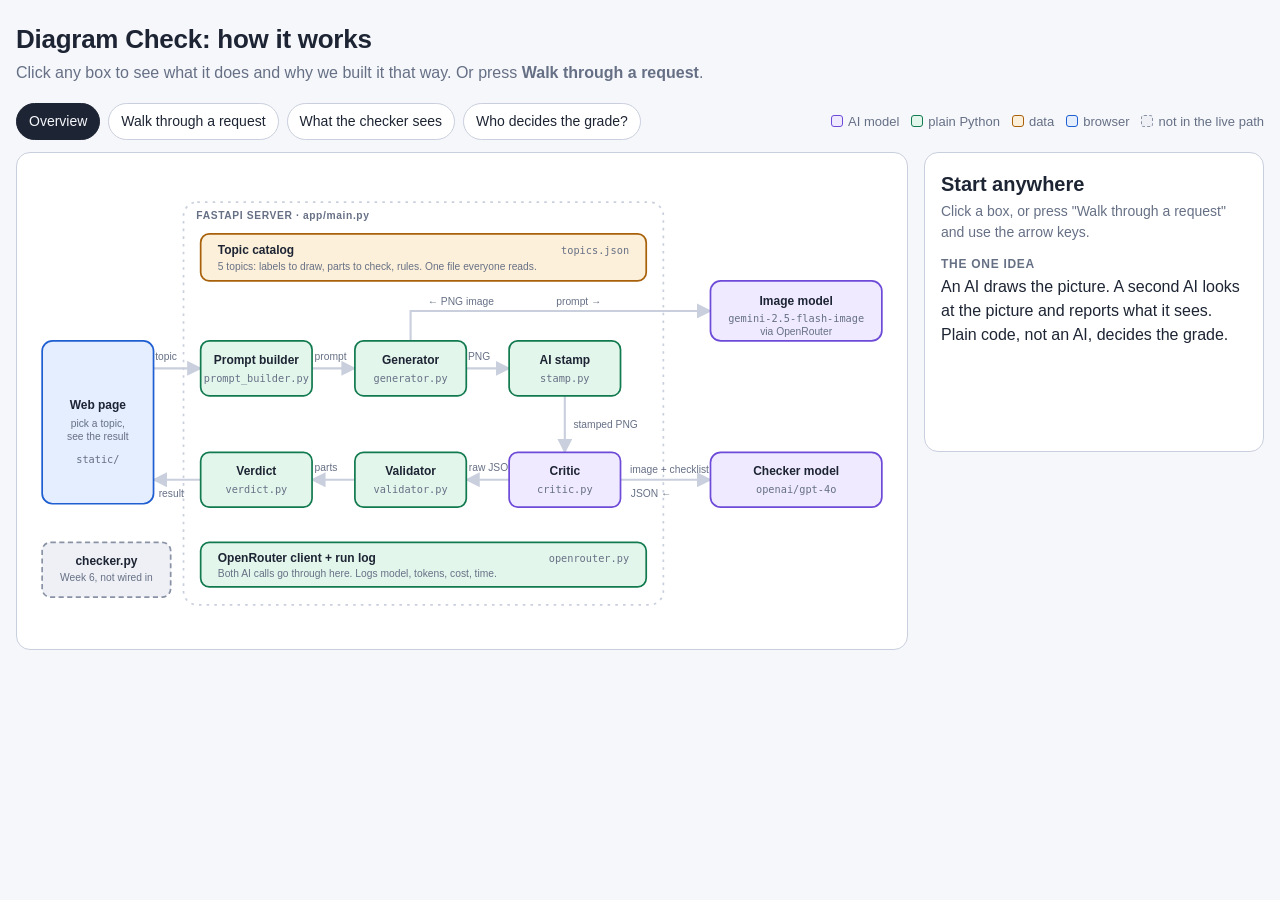
<file: docs/architecture.html>
<!doctype html>
<html lang="en">
<head>
<meta charset="utf-8">
<meta name="viewport" content="width=device-width, initial-scale=1">
<title>Diagram Check architecture</title>
<style>
:root{
  --bg:#f6f7fb; --card:#ffffff; --ink:#1d2433; --muted:#667085; --line:#c9cfdd;
  --ai:#6d4bd8; --ai-bg:#efeaff; --code:#127a4f; --code-bg:#e3f6ec; --data:#a8610a; --data-bg:#fdf0da;
  --ui:#1f5fd1; --ui-bg:#e4eeff; --off:#8a93a6; --off-bg:#eef0f5; --hot:#e0391b; --glow:rgba(224,57,27,.22);
}
@media (prefers-color-scheme: dark){
  :root:not([data-theme="light"]){
    --bg:#0f1420; --card:#171e2e; --ink:#e8ecf6; --muted:#97a1b8; --line:#34405a;
    --ai:#b49cff; --ai-bg:#2a2250; --code:#5fd4a0; --code-bg:#12352a; --data:#f0b35c; --data-bg:#3b2a0f;
    --ui:#7fb0ff; --ui-bg:#182b52; --off:#8c96ac; --off-bg:#1f2739; --hot:#ff7a5c; --glow:rgba(255,122,92,.25);
  }
}
:root[data-theme="dark"]{
  --bg:#0f1420; --card:#171e2e; --ink:#e8ecf6; --muted:#97a1b8; --line:#34405a;
  --ai:#b49cff; --ai-bg:#2a2250; --code:#5fd4a0; --code-bg:#12352a; --data:#f0b35c; --data-bg:#3b2a0f;
  --ui:#7fb0ff; --ui-bg:#182b52; --off:#8c96ac; --off-bg:#1f2739; --hot:#ff7a5c; --glow:rgba(255,122,92,.25);
}
*{box-sizing:border-box}
body{margin:0;background:var(--bg);color:var(--ink);font:16px/1.5 -apple-system,BlinkMacSystemFont,"Segoe UI",Roboto,Helvetica,Arial,sans-serif}
header{padding:20px 16px 8px;max-width:1280px;margin:0 auto}
h1{margin:0;font-size:26px;letter-spacing:-.01em}
.sub{color:var(--muted);margin:2px 0 0}
.bar{display:flex;flex-wrap:wrap;gap:8px;align-items:center;max-width:1280px;margin:10px auto 0;padding:0 16px}
.bar button{font:inherit;font-size:14px;padding:7px 12px;border-radius:999px;border:1px solid var(--line);background:var(--card);color:var(--ink);cursor:pointer}
.bar button[aria-pressed="true"]{background:var(--ink);color:var(--bg);border-color:var(--ink)}
.bar .sp{flex:1}
.legend{display:flex;gap:12px;font-size:13px;color:var(--muted);flex-wrap:wrap}
.legend i{display:inline-block;width:12px;height:12px;border-radius:3px;margin-right:5px;vertical-align:-1px;border:1.5px solid}
main{display:grid;grid-template-columns:minmax(0,1fr) 340px;gap:16px;max-width:1280px;margin:12px auto 24px;padding:0 16px}
@media (max-width:980px){main{grid-template-columns:1fr}}
.stage{background:var(--card);border:1px solid var(--line);border-radius:14px;padding:8px}
svg{width:100%;height:auto;display:block}
.panel{background:var(--card);border:1px solid var(--line);border-radius:14px;padding:16px;align-self:start;position:sticky;top:12px;min-height:300px}
.panel h2{margin:0 0 2px;font-size:20px}
.tag{display:inline-block;font-size:12px;padding:2px 8px;border-radius:999px;margin-bottom:8px;border:1px solid}
.panel .file{font:13px ui-monospace,Menlo,monospace;color:var(--muted);margin:0 0 10px;word-break:break-all}
.panel h3{margin:12px 0 2px;font-size:12px;text-transform:uppercase;letter-spacing:.06em;color:var(--muted)}
.panel p{margin:0}
.hint{color:var(--muted);font-size:14px}
.steps{display:none;gap:8px;align-items:center;margin-top:12px;flex-wrap:wrap}
.steps.on{display:flex}
.steps button{font:inherit;font-size:14px;padding:6px 12px;border-radius:8px;border:1px solid var(--line);background:var(--card);color:var(--ink);cursor:pointer}
.steps button.primary{background:var(--ui);color:#fff;border-color:var(--ui)}
.steps .n{font-size:13px;color:var(--muted)}

/* diagram */
.node rect{stroke-width:2;transition:filter .2s,stroke-width .2s,opacity .2s}
.node text{pointer-events:none}
.node{cursor:pointer;transition:opacity .25s}
.node:hover rect{filter:brightness(.97);stroke-width:3}
.node:focus{outline:none}
.node:focus-visible rect{stroke-width:4}
.t1{font:700 14px -apple-system,Segoe UI,Roboto,sans-serif;fill:var(--ink)}
.t2{font:12px ui-monospace,Menlo,monospace;fill:var(--muted)}
.t3{font:12px -apple-system,Segoe UI,Roboto,sans-serif;fill:var(--muted)}
.k-ai rect{fill:var(--ai-bg);stroke:var(--ai)}
.k-code rect{fill:var(--code-bg);stroke:var(--code)}
.k-data rect{fill:var(--data-bg);stroke:var(--data)}
.k-ui rect{fill:var(--ui-bg);stroke:var(--ui)}
.k-off rect{fill:var(--off-bg);stroke:var(--off);stroke-dasharray:6 4}
.edge{fill:none;stroke:var(--line);stroke-width:2.5;transition:stroke .2s,opacity .25s}
.edge.on{stroke:var(--ui);stroke-width:3.5}
.edge.hot{stroke:var(--hot);stroke-width:3.5}
.lbl{font:12px -apple-system,Segoe UI,Roboto,sans-serif;fill:var(--muted)}
.dim{opacity:.22}
.sel rect{stroke-width:4;filter:drop-shadow(0 0 6px var(--glow))}
.glow rect{stroke:var(--hot);stroke-width:4;filter:drop-shadow(0 0 8px var(--glow))}
.box{fill:none;stroke:var(--line);stroke-width:2;stroke-dasharray:3 6}
.cap{font:700 12px -apple-system,Segoe UI,Roboto,sans-serif;fill:var(--muted);letter-spacing:.06em}
#dot{fill:var(--hot);opacity:0}
.callout{opacity:0;transition:opacity .25s;pointer-events:none}
.callout.on{opacity:1}
.callout rect{fill:var(--card);stroke:var(--hot);stroke-width:2;rx:8}
.callout text{font:700 12.5px -apple-system,Segoe UI,Roboto,sans-serif;fill:var(--ink)}
.callout .bad{fill:var(--hot)}
</style>
</head>
<body>
<header>
  <h1>Diagram Check: how it works</h1>
  <p class="sub">Click any box to see what it does and why we built it that way. Or press <b>Walk through a request</b>.</p>
</header>
<div class="bar" role="toolbar" aria-label="Views">
  <button id="m-overview" aria-pressed="true">Overview</button>
  <button id="m-walk" aria-pressed="false">Walk through a request</button>
  <button id="m-see" aria-pressed="false">What the checker sees</button>
  <button id="m-grade" aria-pressed="false">Who decides the grade?</button>
  <span class="sp"></span>
  <span class="legend">
    <span><i style="background:var(--ai-bg);border-color:var(--ai)"></i>AI model</span>
    <span><i style="background:var(--code-bg);border-color:var(--code)"></i>plain Python</span>
    <span><i style="background:var(--data-bg);border-color:var(--data)"></i>data</span>
    <span><i style="background:var(--ui-bg);border-color:var(--ui)"></i>browser</span>
    <span><i style="background:var(--off-bg);border-color:var(--off);border-style:dashed"></i>not in the live path</span>
  </span>
</div>
<main>
  <div class="stage">
    <svg id="svg" viewBox="0 0 1020 560" role="img" aria-label="Architecture diagram of the Diagram Check app">
      <defs>
        <marker id="ah" viewBox="0 0 10 10" refX="9" refY="5" markerWidth="7" markerHeight="7" orient="auto-start-reverse">
          <path d="M0 0L10 5L0 10z" fill="context-stroke"/>
        </marker>
      </defs>

      <rect class="box" x="185" y="48" width="560" height="470" rx="16"/>
      <text class="cap" x="200" y="68">FASTAPI SERVER  ·  app/main.py</text>

      <!-- edges -->
      <path class="edge" id="e_req"  d="M150 242 H205" marker-end="url(#ah)"/>
      <path class="edge" id="e_pg"   d="M335 242 H385" marker-end="url(#ah)"/>
      <path class="edge" id="e_gimg" d="M450 210 V175 H800" marker-end="url(#ah)"/>
      <path class="edge" id="e_gs"   d="M515 242 H565" marker-end="url(#ah)"/>
      <path class="edge" id="e_sc"   d="M630 274 V340" marker-end="url(#ah)"/>
      <path class="edge" id="e_cm"   d="M695 372 H800" marker-end="url(#ah)"/>
      <path class="edge" id="e_cv"   d="M565 372 H515" marker-end="url(#ah)"/>
      <path class="edge" id="e_vv"   d="M385 372 H335" marker-end="url(#ah)"/>
      <path class="edge" id="e_resp" d="M205 372 H150" marker-end="url(#ah)"/>
      <path class="edge" id="e_pc"   d="M270 210 V150" stroke-dasharray="2 6" style="display:none"/>

      <text class="lbl" x="152" y="232">topic</text>
      <text class="lbl" x="338" y="232">prompt</text>
      <text class="lbl" x="620" y="168">prompt  →</text>
      <text class="lbl" x="470" y="168">← PNG image</text>
      <text class="lbl" x="517" y="232">PNG</text>
      <text class="lbl" x="640" y="312">stamped PNG</text>
      <text class="lbl" x="706" y="364">image + checklist</text>
      <text class="lbl" x="707" y="392">JSON ←</text>
      <text class="lbl" x="518" y="362">raw JSON</text>
      <text class="lbl" x="338" y="362">parts</text>
      <text class="lbl" x="156" y="392">result</text>

      <!-- nodes -->
      <g class="node k-ui" id="n_browser" tabindex="0" role="button" aria-label="Web page">
        <rect x="20" y="210" width="130" height="190" rx="12"/>
        <text class="t1" x="85" y="290" text-anchor="middle">Web page</text>
        <text class="t3" x="85" y="310" text-anchor="middle">pick a topic,</text>
        <text class="t3" x="85" y="326" text-anchor="middle">see the result</text>
        <text class="t2" x="85" y="352" text-anchor="middle">static/</text>
      </g>

      <g class="node k-data" id="n_catalog" tabindex="0" role="button" aria-label="Topic catalog">
        <rect x="205" y="85" width="520" height="55" rx="10"/>
        <text class="t1" x="225" y="108">Topic catalog</text>
        <text class="t3" x="225" y="127">5 topics: labels to draw, parts to check, rules. One file everyone reads.</text>
        <text class="t2" x="705" y="108" text-anchor="end">topics.json</text>
      </g>

      <g class="node k-code" id="n_pb" tabindex="0" role="button" aria-label="Prompt builder">
        <rect x="205" y="210" width="130" height="64" rx="10"/>
        <text class="t1" x="270" y="237" text-anchor="middle">Prompt builder</text>
        <text class="t2" x="270" y="258" text-anchor="middle">prompt_builder.py</text>
      </g>
      <g class="node k-code" id="n_gen" tabindex="0" role="button" aria-label="Generator">
        <rect x="385" y="210" width="130" height="64" rx="10"/>
        <text class="t1" x="450" y="237" text-anchor="middle">Generator</text>
        <text class="t2" x="450" y="258" text-anchor="middle">generator.py</text>
      </g>
      <g class="node k-code" id="n_stamp" tabindex="0" role="button" aria-label="Stamp">
        <rect x="565" y="210" width="130" height="64" rx="10"/>
        <text class="t1" x="630" y="237" text-anchor="middle">AI stamp</text>
        <text class="t2" x="630" y="258" text-anchor="middle">stamp.py</text>
      </g>

      <g class="node k-ai" id="n_critic" tabindex="0" role="button" aria-label="Critic">
        <rect x="565" y="340" width="130" height="64" rx="10"/>
        <text class="t1" x="630" y="367" text-anchor="middle">Critic</text>
        <text class="t2" x="630" y="388" text-anchor="middle">critic.py</text>
      </g>
      <g class="node k-code" id="n_val" tabindex="0" role="button" aria-label="Validator">
        <rect x="385" y="340" width="130" height="64" rx="10"/>
        <text class="t1" x="450" y="367" text-anchor="middle">Validator</text>
        <text class="t2" x="450" y="388" text-anchor="middle">validator.py</text>
      </g>
      <g class="node k-code" id="n_verdict" tabindex="0" role="button" aria-label="Verdict">
        <rect x="205" y="340" width="130" height="64" rx="10"/>
        <text class="t1" x="270" y="367" text-anchor="middle">Verdict</text>
        <text class="t2" x="270" y="388" text-anchor="middle">verdict.py</text>
      </g>

      <g class="node k-code" id="n_client" tabindex="0" role="button" aria-label="OpenRouter client and run log">
        <rect x="205" y="445" width="520" height="52" rx="10"/>
        <text class="t1" x="225" y="468">OpenRouter client + run log</text>
        <text class="t3" x="225" y="486">Both AI calls go through here. Logs model, tokens, cost, time.</text>
        <text class="t2" x="705" y="468" text-anchor="end">openrouter.py</text>
      </g>

      <g class="node k-ai" id="n_imgmodel" tabindex="0" role="button" aria-label="Image model">
        <rect x="800" y="140" width="200" height="70" rx="12"/>
        <text class="t1" x="900" y="168" text-anchor="middle">Image model</text>
        <text class="t2" x="900" y="188" text-anchor="middle">gemini-2.5-flash-image</text>
        <text class="t3" x="900" y="203" text-anchor="middle">via OpenRouter</text>
      </g>
      <g class="node k-ai" id="n_critmodel" tabindex="0" role="button" aria-label="Checker model">
        <rect x="800" y="340" width="200" height="64" rx="12"/>
        <text class="t1" x="900" y="367" text-anchor="middle">Checker model</text>
        <text class="t2" x="900" y="388" text-anchor="middle">openai/gpt-4o</text>
      </g>

      <g class="node k-off" id="n_checker" tabindex="0" role="button" aria-label="checker.py">
        <rect x="20" y="445" width="150" height="64" rx="10"/>
        <text class="t1" x="95" y="472" text-anchor="middle">checker.py</text>
        <text class="t3" x="95" y="490" text-anchor="middle">Week 6, not wired in</text>
      </g>

      <!-- callouts for the "sees" and "grade" views -->
      <g class="callout" id="c_sees">
        <rect x="765" y="420" width="245" height="56"/>
        <text x="777" y="442">Critic gets: <tspan font-weight="700" fill="var(--code)">image + checklist</tspan></text>
        <text x="777" y="463">Never gets: <tspan class="bad">our prompt</tspan></text>
      </g>
      <g class="callout" id="c_gradeai">
        <rect x="765" y="420" width="245" height="30"/>
        <text x="777" y="440">AI: "here is what I see"</text>
      </g>
      <g class="callout" id="c_gradecode">
        <rect x="195" y="410" width="300" height="30"/>
        <text x="207" y="430">Code: applies fixed rules, picks the grade</text>
      </g>

      <circle id="dot" r="8"/>
    </svg>
    <div class="steps" id="steps">
      <button id="prev">← Back</button>
      <button id="next" class="primary">Next →</button>
      <button id="auto">▶ Auto play</button>
      <span class="n" id="stepn"></span>
    </div>
  </div>

  <aside class="panel" id="panel" aria-live="polite">
    <h2>Start anywhere</h2>
    <p class="hint">Click a box, or press "Walk through a request" and use the arrow keys.</p>
    <h3>The one idea</h3>
    <p>An AI draws the picture. A second AI looks at the picture and reports what it sees. Plain code, not an AI, decides the grade.</p>
  </aside>
</main>

<script>
const D = {
  browser:{t:'Web page',k:'ui',tag:'Runs in the browser',f:'app/static/ (index.html, app.js, style.css)',
    what:'One page. You pick a topic and click Generate. It shows the picture, a checklist of parts with ✓ and ✗, label problems, the verdict, and a timer while it waits.',
    why:'Plain HTML, CSS and JavaScript with no build step, so every line can be read. We considered React with Vite, but that adds a toolchain for one screen.',
    breaks:'It depends on the exact JSON the server sends back. Errors show as a message, nothing smarter.'},
  catalog:{t:'Topic catalog',k:'data',tag:'Data, no code',f:'app/topics.json, app/schemas.py',
    what:'Holds the five topics. For each: the exact labels to draw, the parts the checker must look for, parts that must not appear, and arrangement rules (like "the cell wall is outside the membrane"). The prompt builder, critic, validator and verdict all read it.',
    why:'JSON, not code, so the checklists are easy to read and change. Pydantic checks the file when the server starts, so a typo stops the server instead of causing a quiet bad grade.',
    breaks:'If a checklist is wrong, every grade for that topic is wrong and nothing errors.',link:['pb','critic','val','verdict']},
  pb:{t:'Prompt builder',k:'code',tag:'Plain Python',f:'app/prompt_builder.py',
    what:'Builds the text we send to the image model: a "flat 2D textbook style" block, the exact labels to spell, and "no people, no faces".',
    why:'Keeping the prompt in one place means the eval measures exactly what the app sends.',
    breaks:'A prompt that forgets something shows up as a bad picture. Our circuit prompt once did not ask for + and − on the battery.'},
  gen:{t:'Generator',k:'code',tag:'Plain Python calling an AI',f:'app/generator.py',
    what:'Sends the prompt to the image model once and gets a PNG back. It never retries on its own, because every try costs money. You can click Generate again.',
    why:'Python, since the rest of the backend is Python. Model: gemini-2.5-flash-image at about $0.039 per image. We also tested gemini-3-pro-image at about $0.138, which spells better but would put the semester over our $25 budget.',
    breaks:'Misspelled or garbled labels (the cheap model did this on 4 of 5 topics in our eval), timeouts (504), or a reply with no image (502).',link:['client']},
  imgmodel:{t:'Image model',k:'ai',tag:'External AI',f:'google/gemini-2.5-flash-image, through OpenRouter',
    what:'Draws the diagram from our prompt. It also adds its own invisible SynthID watermark, which we note but cannot check ourselves.',
    why:'Cheap and fast, and decent at text inside images.',breaks:'Spelling. It draws what looks right, not what is right.'},
  stamp:{t:'AI stamp',k:'code',tag:'Plain Python',f:'app/stamp.py',
    what:'Re-saves the PNG with hidden text fields: ai_generated=true, the model, the topic, the time. The page also shows a visible "AI-generated diagram" caption.',
    why:'Pillow does it in a few lines. The stronger standard, C2PA, needs signing certificates we do not have.',
    breaks:'A screenshot or re-upload strips the hidden fields. It is a label, not proof.'},
  critic:{t:'Critic',k:'ai',tag:'Plain Python calling an AI',f:'app/critic.py',
    what:'Sends the picture and the topic checklist to a vision model and asks for strict JSON: which parts are present, missing or mislabeled, arrangement, and label problems. It does NOT send the prompt, so the model has to judge the picture, not our intentions.',
    why:'Temperature 0 and JSON mode for steady answers. We chose gpt-4o by default. In our 10-image eval the cheaper xiaomi/mimo-v2.6-flash caught 15 of 15 planted flaws and gpt-4o caught 9 of 15, so switching is recommended through a new intent.',
    breaks:'The model can say a wrong diagram is fine (gpt-4o did, four times on one circuit). Replies may not be valid JSON.',link:['client']},
  critmodel:{t:'Checker model',k:'ai',tag:'External AI',f:'openai/gpt-4o, through OpenRouter',
    what:'Looks at the picture and describes what it sees against the checklist. About 6 seconds and $0.008 per check.',
    why:'The spec default, picked for reliable structured output.',breaks:'Confidently wrong sometimes. That is why a human-written test and a code-computed grade sit around it.'},
  val:{t:'Validator',k:'code',tag:'Plain Python',f:'app/validator.py',
    what:'Cleans the model reply: strips code fences, parses the JSON, checks it against the schema (every required part exactly once, no made-up parts). If it is invalid, it asks the critic once more. If that fails too, the page says "Critique unavailable".',
    why:'Pure Python with no model, so it is tested with no API key.',breaks:'One retry only; after that the picture still shows but with no checklist.'},
  verdict:{t:'Verdict',k:'code',tag:'Plain Python, the part that grades',f:'app/verdict.py',
    what:'A short function turns the part statuses into one grade.\n• poor: a forbidden part appeared, or half or more of the parts are missing or mislabeled\n• good: every part present, every rule ok, no label problems\n• needs work: anything else',
    why:'The model reports, code concludes, so the model never grades itself. Same idea as the Week 5 receipt checker.',
    breaks:'The grade is only as good as the part statuses the model reports. The "half or more" cutoff is our own call.'},
  client:{t:'OpenRouter client + run log',k:'code',tag:'Plain Python',f:'app/openrouter.py → runs.jsonl',
    what:'One function that sends every AI call, with timeouts. The critic call retries once on a 429 or 5xx; the image call never does. Every call appends a line to runs.jsonl with model, tokens, cost and time.',
    why:'Plain httpx instead of a vendor SDK, so the exact request is visible in our code. The log is how we add up cost.',
    breaks:'Needs OPENROUTER_API_KEY in .env (503 without it). No login or rate limit, so it is meant for localhost only.',link:['gen','critic']},
  checker:{t:'checker.py',k:'off',tag:'Week 6 piece, not connected yet',f:'app/checker.py',
    what:'Pure Python, no model. Parses a critic reply, compares it to an answer key, and marks each part. A reply that is not JSON becomes a structured failure instead of a crash. A required part the critic skipped is a failing row. A part the critic made up is a failing row. An image passes only if every row passes.',
    why:'Strict equality: True is not "true", and "nucleus" is not "Nucleus". No fuzzy matching and no AI judge, so results repeat exactly and tests need no key.',
    breaks:'Nothing in the live app imports it yet. Be ready to say that if asked.'}
};

const STEPS = [
  {n:['browser'],e:['e_req'],t:'1. You click Generate',d:'The page sends the topic (like "plant-cell") to POST /api/generate. The server checks it is a real topic and that the API key exists.'},
  {n:['catalog','pb'],e:['e_req'],t:'2. Build the prompt',d:'The prompt builder reads the topic from the catalog and writes the instructions: flat 2D textbook style, these exact labels, no people.'},
  {n:['gen','imgmodel','client'],e:['e_pg','e_gimg'],t:'3. Draw the diagram',d:'The generator sends the prompt to the image model through OpenRouter and gets a PNG back. About 6 seconds, about $0.039. One try only.'},
  {n:['stamp'],e:['e_gs'],t:'4. Stamp it as AI',d:'Hidden fields saying "ai_generated" are written into the PNG. The page will also show a visible caption.'},
  {n:['critic','critmodel','catalog','client'],e:['e_sc','e_cm'],t:'5. Check the picture',d:'The critic sends the stamped image and the checklist to gpt-4o. The prompt is not included. The model lists what it sees for every part. About 6 seconds, about $0.008.'},
  {n:['val'],e:['e_cv'],t:'6. Clean up the reply',d:'The validator strips fences, parses JSON, and checks every required part appears once with no made-up parts. If invalid, it retries the critic once.'},
  {n:['verdict'],e:['e_vv'],t:'7. Code picks the grade',d:'A plain function counts missing and mislabeled parts and checks rules. Result: good, needs work, or poor. No AI involved.'},
  {n:['browser'],e:['e_resp'],t:'8. Show the result',d:'The server returns the image, checklist, label problems, and verdict. The page draws them. A full run takes about 10 to 15 seconds and about 5 cents.'}
];

const $ = id => document.getElementById(id);
const svg = $('svg'), panel = $('panel');
const nodes = [...svg.querySelectorAll('.node')];
const edges = [...svg.querySelectorAll('.edge')];
let mode = 'overview', step = -1, timer = null, selected = null, raf = 0;

const nid = n => n.id.replace('n_','');
const byId = id => $('n_'+id);

function esc(s){return s.replace(/[&<>]/g,c=>({'&':'&amp;','<':'&lt;','>':'&gt;'}[c]))}

function showNode(id){
  const d = D[id]; if(!d) return;
  const col = {ai:'var(--ai)',code:'var(--code)',data:'var(--data)',ui:'var(--ui)',off:'var(--off)'}[d.k];
  panel.innerHTML = `<span class="tag" style="color:${col};border-color:${col}">${esc(d.tag)}</span>
    <h2>${esc(d.t)}</h2><p class="file">${esc(d.f)}</p>
    <h3>What it does</h3><p>${esc(d.what).replace(/\n/g,'<br>')}</p>
    <h3>Why we chose this</h3><p>${esc(d.why)}</p>
    <h3>What breaks</h3><p>${esc(d.breaks)}</p>`;
}
function clearMarks(){
  nodes.forEach(n=>n.classList.remove('dim','sel','glow'));
  edges.forEach(e=>e.classList.remove('on','hot'));
  ['c_sees','c_gradeai','c_gradecode'].forEach(c=>$(c).classList.remove('on'));
  $('dot').style.opacity=0; cancelAnimationFrame(raf);
}
function select(id){
  selected = id; showNode(id);
  if(mode==='overview'){
    clearMarks(); byId(id).classList.add('sel');
    (D[id].link||[]).forEach(l=>byId(l).classList.add('glow'));
  }
}
nodes.forEach(n=>{
  const act=()=>{ if(mode!=='overview'){ setMode('overview'); } select(nid(n)); };
  n.addEventListener('click',act);
  n.addEventListener('keydown',e=>{ if(e.key==='Enter'||e.key===' '){e.preventDefault();act();} });
});

function setMode(m){
  mode = m; stop(); clearMarks(); step=-1;
  ['overview','walk','see','grade'].forEach(x=>$('m-'+x).setAttribute('aria-pressed',x===m));
  $('steps').classList.toggle('on',m==='walk');
  if(m==='overview'){
    panel.innerHTML = `<h2>Start anywhere</h2><p class="hint">Click a box, or press "Walk through a request".</p>
      <h3>The one idea</h3><p>An AI draws the picture. A second AI looks at the picture and reports what it sees. Plain code, not an AI, decides the grade.</p>`;
    if(selected) select(selected);
  }
  if(m==='walk'){ go(0); }
  if(m==='see'){
    nodes.forEach(n=>{ if(!['critic','critmodel','stamp','catalog','pb','gen','imgmodel'].includes(nid(n))) n.classList.add('dim'); });
    ['e_sc','e_cm'].forEach(e=>$(e).classList.add('on'));
    ['e_pg','e_gimg'].forEach(e=>$(e).classList.add('hot')); $('c_sees').classList.add('on');
    byId('critic').classList.add('sel');
    panel.innerHTML = `<h2>What the checker sees</h2>
      <p>The critic gets the <b>finished picture</b> and the <b>checklist</b>. It never gets the prompt we gave the image model.</p>
      <h3>Why</h3><p>If it saw the prompt, it could pass a diagram because we asked for the right thing, not because the right thing is drawn. The assignment says the critique has to read the generated image itself.</p>
      <h3>The red arrows</h3><p>That is the prompt path. It ends at the image model and never reaches the critic.</p>`;
  }
  if(m==='grade'){
    nodes.forEach(n=>{ if(!['critic','critmodel','val','verdict'].includes(nid(n))) n.classList.add('dim'); });
    ['e_cm','e_cv','e_vv'].forEach(e=>$(e).classList.add('on'));
    byId('critic').classList.add('glow'); byId('verdict').classList.add('sel');
    $('c_gradeai').classList.add('on'); $('c_gradecode').classList.add('on');
    panel.innerHTML = `<h2>Who decides the grade?</h2>
      <p><b>The AI describes. Our code decides.</b></p>
      <h3>AI's job</h3><p>For each part on the checklist: present, missing, mislabeled, or unclear. Plus any label typos it can read.</p>
      <h3>Code's job</h3><p><b>poor</b> if a forbidden part appears or half the parts are missing or mislabeled.<br><b>good</b> if everything is present, every rule holds, and no typos.<br><b>needs work</b> otherwise.</p>
      <h3>Why</h3><p>Models can be confidently wrong. A plain function is easy to test and gives the same answer every time.</p>`;
  }
}

function go(i){
  step = Math.max(0,Math.min(STEPS.length-1,i));
  clearMarks();
  const s = STEPS[step];
  nodes.forEach(n=>{ if(!s.n.includes(nid(n))) n.classList.add('dim'); else n.classList.add('sel'); });
  s.e.forEach(e=>$(e).classList.add('on'));
  $('stepn').textContent = `Step ${step+1} of ${STEPS.length}`;
  panel.innerHTML = `<h2>${esc(s.t)}</h2><p style="margin-top:8px">${esc(s.d)}</p>
    <h3>Boxes in play</h3><p class="file">${s.n.map(x=>D[x].t).join(' · ')}</p>`;
  animate(s.e[s.e.length-1]);
  $('prev').disabled = step===0; $('next').textContent = step===STEPS.length-1 ? '↺ Restart' : 'Next →';
}
function animate(edgeId){
  const p = $(edgeId), len = p.getTotalLength(), dot = $('dot'), t0 = performance.now(), dur = 1300;
  dot.style.opacity = 1;
  const tick = now => {
    const k = Math.min(1,(now-t0)/dur), pt = p.getPointAtLength(k*len);
    dot.setAttribute('cx',pt.x); dot.setAttribute('cy',pt.y);
    if(k<1) raf = requestAnimationFrame(tick); else setTimeout(()=>{ if(mode==='walk') dot.style.opacity=0 },300);
  };
  cancelAnimationFrame(raf); raf = requestAnimationFrame(tick);
}
function stop(){ clearInterval(timer); timer=null; $('auto').textContent='▶ Auto play'; }

$('m-overview').onclick=()=>setMode('overview');
$('m-walk').onclick=()=>setMode('walk');
$('m-see').onclick=()=>setMode('see');
$('m-grade').onclick=()=>setMode('grade');
$('prev').onclick=()=>{stop();go(step-1)};
$('next').onclick=()=>{stop(); go(step===STEPS.length-1?0:step+1)};
$('auto').onclick=()=>{
  if(timer){stop();return}
  $('auto').textContent='⏸ Pause'; if(step===STEPS.length-1) go(0);
  timer=setInterval(()=>{ if(step>=STEPS.length-1) stop(); else go(step+1); },3800);
};
document.addEventListener('keydown',e=>{
  if(mode!=='walk') return;
  if(e.key==='ArrowRight'){stop();go(Math.min(step+1,STEPS.length-1))}
  if(e.key==='ArrowLeft'){stop();go(step-1)}
});
</script>
</body>
</html>
</file>
